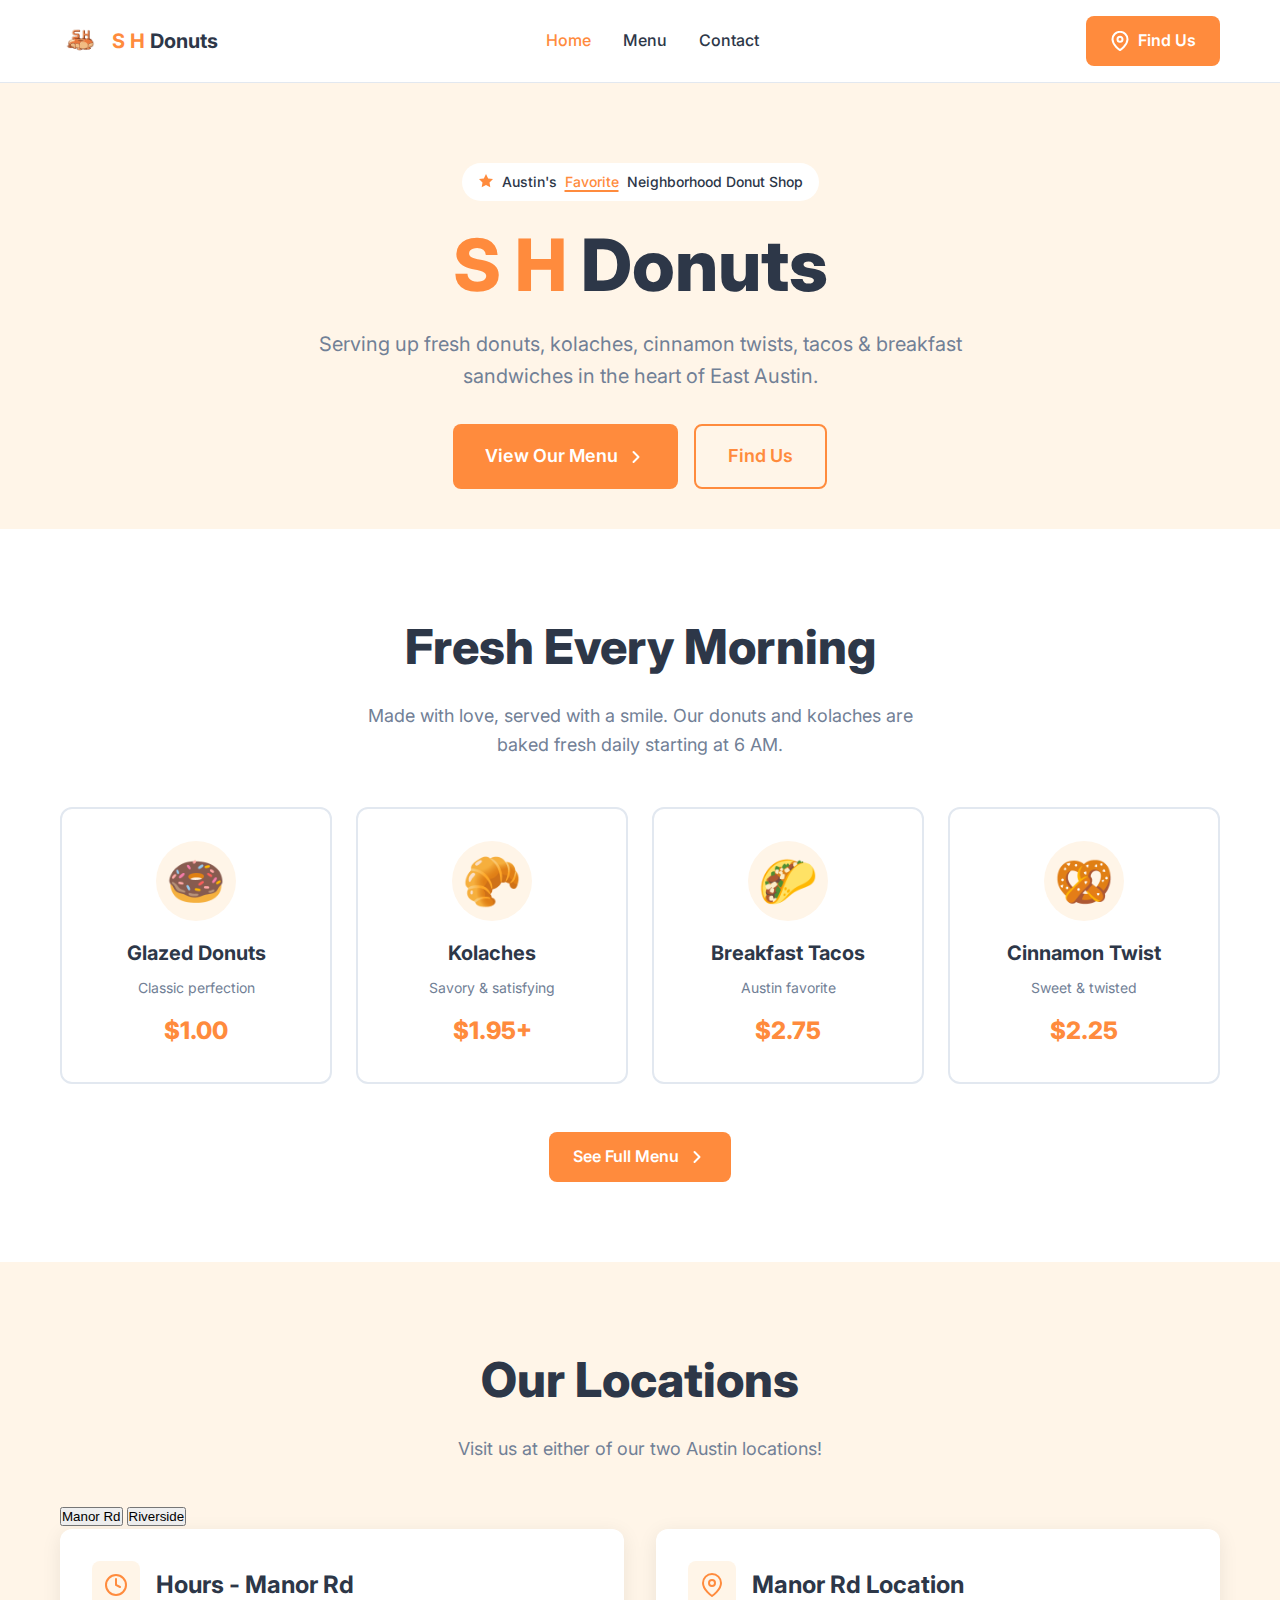
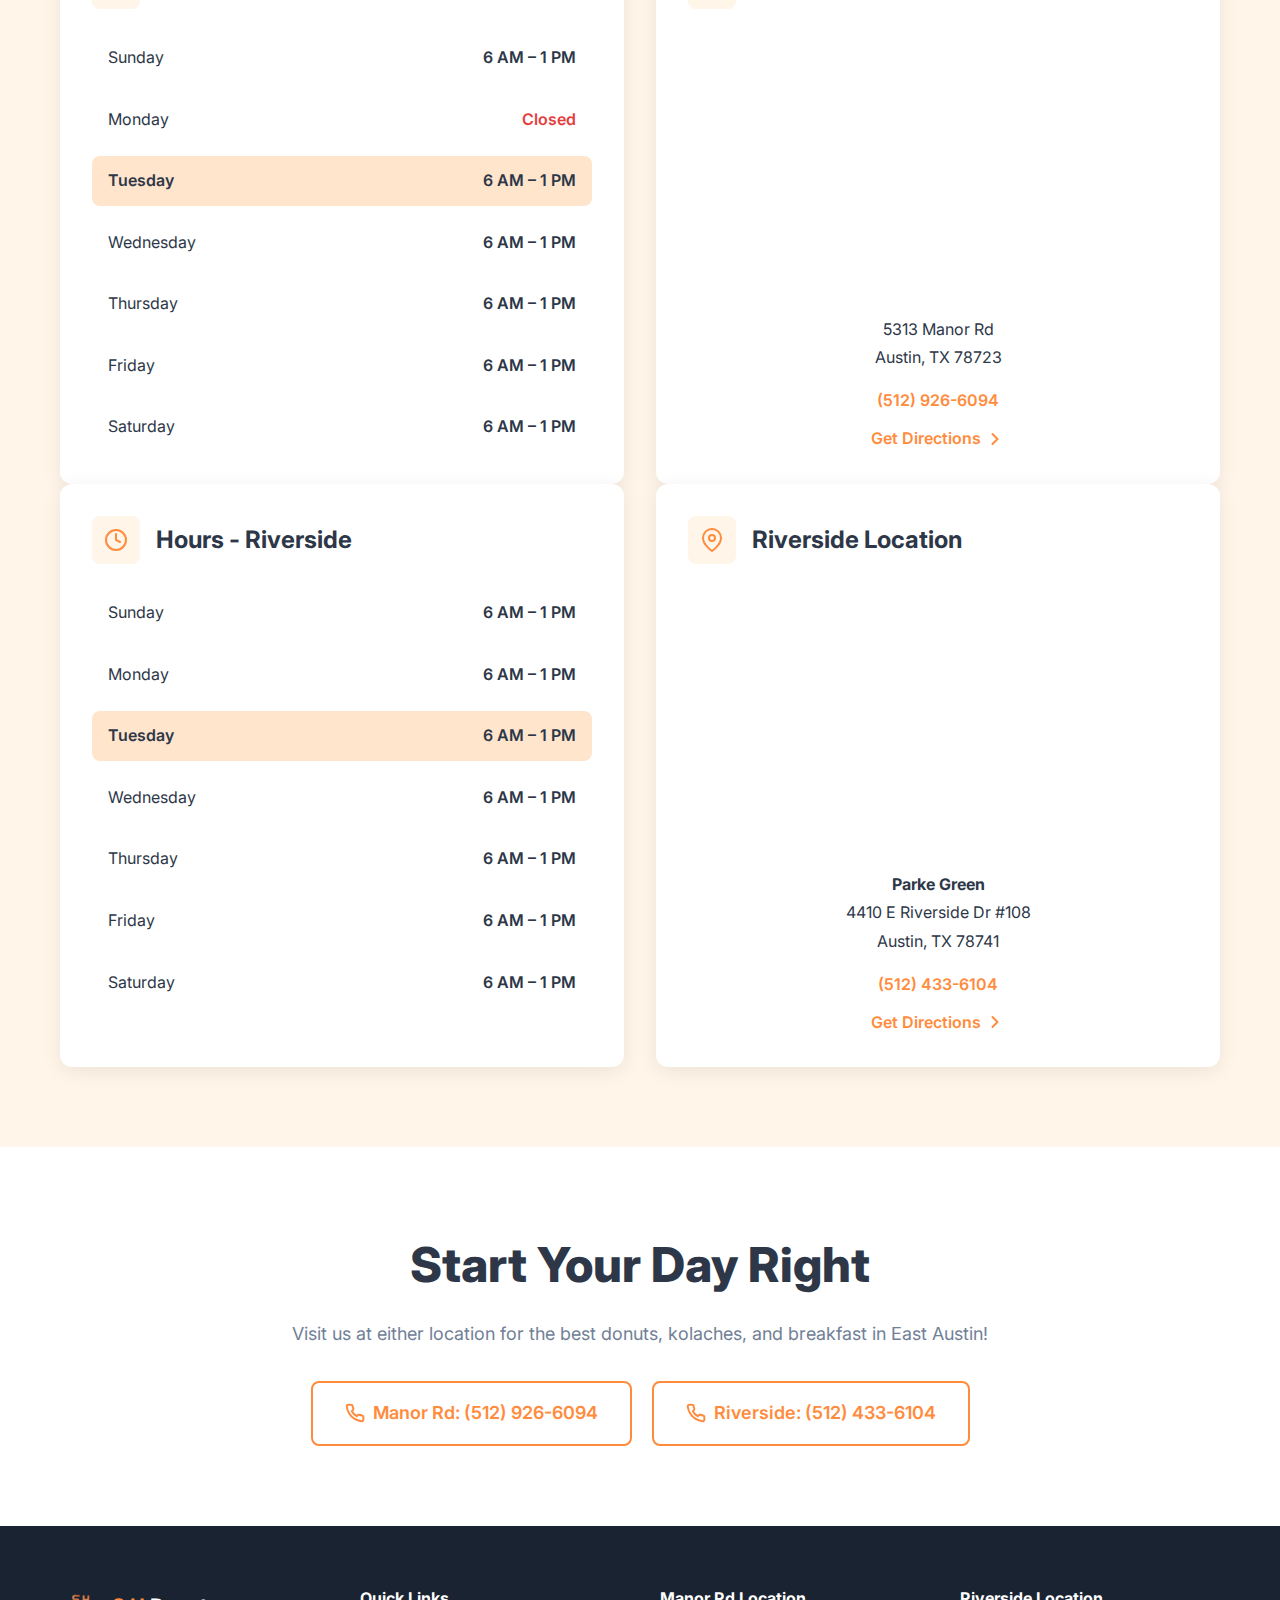
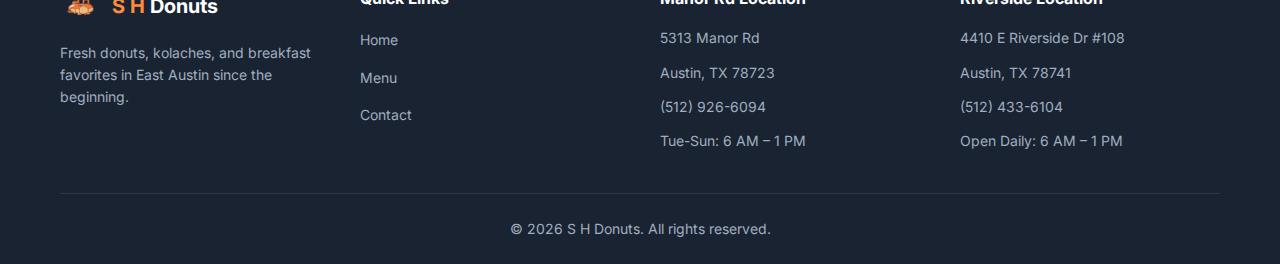
<file: index.html>
<!DOCTYPE html>
<html lang="en">
<head>
    <meta charset="UTF-8">
    <meta name="viewport" content="width=device-width, initial-scale=1.0">
    <title>SH Donuts - Austin's Favorite Neighborhood Donut Shop | 2 Locations</title>
    <meta name="description" content="Fresh donuts, kolaches, cinnamon twists, tacos & breakfast sandwiches. Two Austin locations: Manor Rd & Riverside. Open daily 6 AM - 1 PM.">
    <link rel="stylesheet" href="styles.css">
    <link rel="preconnect" href="https://fonts.googleapis.com">
    <link rel="preconnect" href="https://fonts.gstatic.com" crossorigin>
    <link href="https://fonts.googleapis.com/css2?family=Inter:wght@400;500;600;700;800&display=swap" rel="stylesheet">
</head>
<body>
    <!-- Navigation -->
    <nav class="navbar">
        <div class="container">
            <div class="nav-content">
                <a href="index.html" class="logo">
                    <img src="d3eb969c-ef15-476b-801a-bbdd9d64682b.png" alt="SH Donuts Logo" class="logo-img" onerror="this.src='images/logo.png'">
                    <span class="logo-text"><span class="logo-sh">S H</span> Donuts</span>
                </a>
                <ul class="nav-links">
                    <li><a href="index.html" class="active">Home</a></li>
                    <li><a href="menu.html">Menu</a></li>
                    <li><a href="contact.html">Contact</a></li>
                </ul>
                <a href="#locations" class="btn btn-primary">
                    <svg width="20" height="20" viewBox="0 0 20 20" fill="none">
                        <path d="M17.5 8.33333C17.5 14.1667 10 19.1667 10 19.1667C10 19.1667 2.5 14.1667 2.5 8.33333C2.5 6.34421 3.29018 4.43655 4.6967 3.03004C6.10322 1.62353 8.01088 0.833344 10 0.833344C11.9891 0.833344 13.8968 1.62353 15.3033 3.03004C16.7098 4.43655 17.5 6.34421 17.5 8.33333Z" stroke="currentColor" stroke-width="2"/>
                        <path d="M10 10.8333C11.3807 10.8333 12.5 9.71405 12.5 8.33333C12.5 6.95262 11.3807 5.83333 10 5.83333C8.61929 5.83333 7.5 6.95262 7.5 8.33333C7.5 9.71405 8.61929 10.8333 10 10.8333Z" stroke="currentColor" stroke-width="2"/>
                    </svg>
                    Find Us
                </a>
            </div>
        </div>
    </nav>

    <!-- Hero Section -->
    <section class="hero">
        <div class="container">
            <div class="hero-content">
                <div class="badge">
                    <svg width="16" height="16" viewBox="0 0 16 16" fill="currentColor">
                        <path d="M8 0l2.163 4.382 4.837.704-3.5 3.411.826 4.817L8 11.09l-4.326 2.224.826-4.817-3.5-3.411 4.837-.704L8 0z"/>
                    </svg>
                    Austin's <span class="highlight">Favorite</span> Neighborhood Donut Shop
                </div>
                <h1 class="hero-title">
                    <span class="sh-text">S H</span> Donuts
                </h1>
                <p class="hero-description">
                    Serving up fresh donuts, kolaches, cinnamon twists, tacos & breakfast sandwiches in the heart of East Austin.
                </p>
                <div class="hero-buttons">
                    <a href="menu.html" class="btn btn-primary btn-lg">
                        View Our Menu
                        <svg width="20" height="20" viewBox="0 0 20 20" fill="none">
                            <path d="M7.5 15L12.5 10L7.5 5" stroke="currentColor" stroke-width="2" stroke-linecap="round" stroke-linejoin="round"/>
                        </svg>
                    </a>
                    <a href="#locations" class="btn btn-secondary btn-lg">Find Us</a>
                </div>
            </div>
        </div>
    </section>

    <!-- Featured Items -->
    <section class="featured">
        <div class="container">
            <div class="section-header">
                <h2 class="section-title">Fresh Every Morning</h2>
                <p class="section-description">Made with love, served with a smile. Our donuts and kolaches are baked fresh daily starting at 6 AM.</p>
            </div>
            <div class="featured-grid">
                <div class="featured-card">
                    <div class="featured-icon">🍩</div>
                    <h3 class="featured-title">Glazed Donuts</h3>
                    <p class="featured-desc">Classic perfection</p>
                    <p class="featured-price">$1.00</p>
                </div>
                <div class="featured-card">
                    <div class="featured-icon">🥐</div>
                    <h3 class="featured-title">Kolaches</h3>
                    <p class="featured-desc">Savory & satisfying</p>
                    <p class="featured-price">$1.95+</p>
                </div>
                <div class="featured-card">
                    <div class="featured-icon">🌮</div>
                    <h3 class="featured-title">Breakfast Tacos</h3>
                    <p class="featured-desc">Austin favorite</p>
                    <p class="featured-price">$2.75</p>
                </div>
                <div class="featured-card">
                    <div class="featured-icon">🥨</div>
                    <h3 class="featured-title">Cinnamon Twist</h3>
                    <p class="featured-desc">Sweet & twisted</p>
                    <p class="featured-price">$2.25</p>
                </div>
            </div>
            <div class="featured-cta">
                <a href="menu.html" class="btn btn-primary">
                    See Full Menu
                    <svg width="20" height="20" viewBox="0 0 20 20" fill="none">
                        <path d="M7.5 15L12.5 10L7.5 5" stroke="currentColor" stroke-width="2" stroke-linecap="round" stroke-linejoin="round"/>
                    </svg>
                </a>
            </div>
        </div>
    </section>

    <!-- Locations Section -->
    <section class="hours-location" id="locations">
        <div class="container">
            <div class="section-header" style="margin-bottom: 40px;">
                <h2 class="section-title">Our Locations</h2>
                <p class="section-description">Visit us at either of our two Austin locations!</p>
            </div>

            <!-- Location Tabs -->
            <div class="location-tabs">
                <button class="location-tab active" onclick="switchLocation('manor')">
                    Manor Rd
                </button>
                <button class="location-tab" onclick="switchLocation('riverside')">
                    Riverside
                </button>
            </div>

            <!-- Manor Road Location -->
            <div id="manor-location" class="location-content active">
                <div class="hours-location-grid">
                    <div class="hours-card">
                        <div class="card-header">
                            <div class="card-icon">
                                <svg width="24" height="24" viewBox="0 0 24 24" fill="none">
                                    <circle cx="12" cy="12" r="10" stroke="currentColor" stroke-width="2"/>
                                    <path d="M12 6V12L16 14" stroke="currentColor" stroke-width="2" stroke-linecap="round"/>
                                </svg>
                            </div>
                            <h3 class="card-title">Hours - Manor Rd</h3>
                        </div>
                        <div class="hours-list">
                            <div class="hours-row">
                                <span class="day">Sunday</span>
                                <span class="time">6 AM – 1 PM</span>
                            </div>
                            <div class="hours-row">
                                <span class="day">Monday</span>
                                <span class="time closed">Closed</span>
                            </div>
                            <div class="hours-row today">
                                <span class="day">Tuesday</span>
                                <span class="time">6 AM – 1 PM</span>
                            </div>
                            <div class="hours-row">
                                <span class="day">Wednesday</span>
                                <span class="time">6 AM – 1 PM</span>
                            </div>
                            <div class="hours-row">
                                <span class="day">Thursday</span>
                                <span class="time">6 AM – 1 PM</span>
                            </div>
                            <div class="hours-row">
                                <span class="day">Friday</span>
                                <span class="time">6 AM – 1 PM</span>
                            </div>
                            <div class="hours-row">
                                <span class="day">Saturday</span>
                                <span class="time">6 AM – 1 PM</span>
                            </div>
                        </div>
                    </div>
                    <div class="location-card">
                        <div class="card-header">
                            <div class="card-icon">
                                <svg width="24" height="24" viewBox="0 0 24 24" fill="none">
                                    <path d="M21 10C21 17 12 23 12 23C12 23 3 17 3 10C3 7.61305 3.94821 5.32387 5.63604 3.63604C7.32387 1.94821 9.61305 1 12 1C14.3869 1 16.6761 1.94821 18.364 3.63604C20.0518 5.32387 21 7.61305 21 10Z" stroke="currentColor" stroke-width="2"/>
                                    <path d="M12 13C13.6569 13 15 11.6569 15 10C15 8.34315 13.6569 7 12 7C10.3431 7 9 8.34315 9 10C9 11.6569 10.3431 13 12 13Z" stroke="currentColor" stroke-width="2"/>
                                </svg>
                            </div>
                            <h3 class="card-title">Manor Rd Location</h3>
                        </div>
                        <div class="map-container">
                            <iframe src="https://www.google.com/maps/embed?pb=!1m18!1m12!1m3!1d3443.8869747195707!2d-97.70177492427123!3d30.28876097481758!2m3!1f0!2f0!3f0!3m2!1i1024!2i768!4f13.1!3m3!1m2!1s0x8644ca5a6e3b1e2f%3A0x7f8e3f4a5b2c1d3e!2s5313%20Manor%20Rd%2C%20Austin%2C%20TX%2078723!5e0!3m2!1sen!2sus!4v1707601200000!5m2!1sen!2sus" width="100%" height="250" style="border:0;" allowfullscreen="" loading="lazy" referrerpolicy="no-referrer-when-downgrade"></iframe>
                        </div>
                        <div class="location-info">
                            <p class="location-address">5313 Manor Rd<br>Austin, TX 78723</p>
                            <p style="font-weight: 600; color: var(--primary-orange); margin-bottom: 12px;">
                                <a href="tel:5129266094" style="color: var(--primary-orange); text-decoration: none;">(512) 926-6094</a>
                            </p>
                            <a href="https://maps.google.com/?q=5313+Manor+Rd,+Austin,+TX+78723" target="_blank" class="btn btn-link">
                                Get Directions
                                <svg width="20" height="20" viewBox="0 0 20 20" fill="none">
                                    <path d="M7.5 15L12.5 10L7.5 5" stroke="currentColor" stroke-width="2" stroke-linecap="round" stroke-linejoin="round"/>
                                </svg>
                            </a>
                        </div>
                    </div>
                </div>
            </div>

            <!-- Riverside Location -->
            <div id="riverside-location" class="location-content">
                <div class="hours-location-grid">
                    <div class="hours-card">
                        <div class="card-header">
                            <div class="card-icon">
                                <svg width="24" height="24" viewBox="0 0 24 24" fill="none">
                                    <circle cx="12" cy="12" r="10" stroke="currentColor" stroke-width="2"/>
                                    <path d="M12 6V12L16 14" stroke="currentColor" stroke-width="2" stroke-linecap="round"/>
                                </svg>
                            </div>
                            <h3 class="card-title">Hours - Riverside</h3>
                        </div>
                        <div class="hours-list">
                            <div class="hours-row">
                                <span class="day">Sunday</span>
                                <span class="time">6 AM – 1 PM</span>
                            </div>
                            <div class="hours-row">
                                <span class="day">Monday</span>
                                <span class="time">6 AM – 1 PM</span>
                            </div>
                            <div class="hours-row today">
                                <span class="day">Tuesday</span>
                                <span class="time">6 AM – 1 PM</span>
                            </div>
                            <div class="hours-row">
                                <span class="day">Wednesday</span>
                                <span class="time">6 AM – 1 PM</span>
                            </div>
                            <div class="hours-row">
                                <span class="day">Thursday</span>
                                <span class="time">6 AM – 1 PM</span>
                            </div>
                            <div class="hours-row">
                                <span class="day">Friday</span>
                                <span class="time">6 AM – 1 PM</span>
                            </div>
                            <div class="hours-row">
                                <span class="day">Saturday</span>
                                <span class="time">6 AM – 1 PM</span>
                            </div>
                        </div>
                    </div>
                    <div class="location-card">
                        <div class="card-header">
                            <div class="card-icon">
                                <svg width="24" height="24" viewBox="0 0 24 24" fill="none">
                                    <path d="M21 10C21 17 12 23 12 23C12 23 3 17 3 10C3 7.61305 3.94821 5.32387 5.63604 3.63604C7.32387 1.94821 9.61305 1 12 1C14.3869 1 16.6761 1.94821 18.364 3.63604C20.0518 5.32387 21 7.61305 21 10Z" stroke="currentColor" stroke-width="2"/>
                                    <path d="M12 13C13.6569 13 15 11.6569 15 10C15 8.34315 13.6569 7 12 7C10.3431 7 9 8.34315 9 10C9 11.6569 10.3431 13 12 13Z" stroke="currentColor" stroke-width="2"/>
                                </svg>
                            </div>
                            <h3 class="card-title">Riverside Location</h3>
                        </div>
                        <div class="map-container">
                            <iframe src="https://www.google.com/maps/embed?pb=!1m18!1m12!1m3!1d3707.458536097128!2d-97.72380332415975!3d30.233411374829036!2m3!1f0!2f0!3f0!3m2!1i1024!2i768!4f13.1!3m3!1m2!1s0x8644b440680c8a17%3A0xa5170a2d5949b87a!2s4410%20E%20Riverside%20Dr%20%23108%2C%20Austin%2C%20TX%2078741!5e1!3m2!1sen!2sus!4v1770783512161!5m2!1sen!2sus" width="100%" height="250" style="border:0;" allowfullscreen="" loading="lazy" referrerpolicy="no-referrer-when-downgrade"></iframe>
                        </div>
                        <div class="location-info">
                            <p class="location-address">
                                <strong>Parke Green</strong><br>
                                4410 E Riverside Dr #108<br>
                                Austin, TX 78741
                            </p>
                            <p style="font-weight: 600; color: var(--primary-orange); margin-bottom: 12px;">
                                <a href="tel:5124336104" style="color: var(--primary-orange); text-decoration: none;">(512) 433-6104</a>
                            </p>
                            <a href="https://maps.google.com/?q=4410+E+Riverside+Dr+108,+Austin,+TX+78741" target="_blank" class="btn btn-link">
                                Get Directions
                                <svg width="20" height="20" viewBox="0 0 20 20" fill="none">
                                    <path d="M7.5 15L12.5 10L7.5 5" stroke="currentColor" stroke-width="2" stroke-linecap="round" stroke-linejoin="round"/>
                                </svg>
                            </a>
                        </div>
                    </div>
                </div>
            </div>
        </div>
    </section>

    <!-- CTA Section -->
    <section class="cta">
        <div class="container">
            <h2 class="cta-title">Start Your Day Right</h2>
            <p class="cta-description">Visit us at either location for the best donuts, kolaches, and breakfast in East Austin!</p>
            <div style="display: flex; gap: 20px; justify-content: center; flex-wrap: wrap;">
                <a href="tel:5129266094" class="btn btn-secondary btn-lg">
                    <svg width="20" height="20" viewBox="0 0 20 20" fill="none">
                        <path d="M18.3334 14.1V16.6C18.3343 16.8321 18.2867 17.0618 18.1937 17.2745C18.1008 17.4871 17.9644 17.678 17.7934 17.8349C17.6224 17.9918 17.4205 18.1113 17.2006 18.1856C16.9808 18.26 16.7478 18.2876 16.5167 18.2667C13.9523 17.988 11.489 17.1118 9.32508 15.7084C7.31149 14.4289 5.60445 12.7218 4.32508 10.7084C2.91673 8.53438 2.04033 6.05916 1.76675 3.48337C1.74591 3.25293 1.77336 3.02069 1.84718 2.80139C1.921 2.58209 2.03963 2.38062 2.19562 2.2098C2.35162 2.03898 2.54149 1.90261 2.75314 1.80968C2.9648 1.71674 3.1936 1.66919 3.42508 1.67004H5.92508C6.32954 1.66598 6.72123 1.8081 7.02969 2.06972C7.33815 2.33135 7.54154 2.69297 7.60008 3.09171C7.70883 3.89001 7.91275 4.67365 8.20841 5.42504C8.32259 5.72964 8.34871 6.0601 8.28383 6.37792C8.21896 6.69574 8.06587 6.98871 7.84175 7.22504L6.79175 8.27504C7.97867 10.3682 9.6319 12.0215 11.7251 13.2084L12.7751 12.1584C13.0114 11.9343 13.3044 11.7812 13.6222 11.7163C13.94 11.6514 14.2705 11.6775 14.5751 11.7917C15.3264 12.0874 16.1101 12.2913 16.9084 12.4C17.3117 12.4591 17.6768 12.6656 17.9388 12.9794C18.2008 13.2932 18.3394 13.6913 18.3334 14.1Z" stroke="currentColor" stroke-width="2" stroke-linecap="round" stroke-linejoin="round"/>
                    </svg>
                    Manor Rd: (512) 926-6094
                </a>
                <a href="tel:5124336104" class="btn btn-secondary btn-lg">
                    <svg width="20" height="20" viewBox="0 0 20 20" fill="none">
                        <path d="M18.3334 14.1V16.6C18.3343 16.8321 18.2867 17.0618 18.1937 17.2745C18.1008 17.4871 17.9644 17.678 17.7934 17.8349C17.6224 17.9918 17.4205 18.1113 17.2006 18.1856C16.9808 18.26 16.7478 18.2876 16.5167 18.2667C13.9523 17.988 11.489 17.1118 9.32508 15.7084C7.31149 14.4289 5.60445 12.7218 4.32508 10.7084C2.91673 8.53438 2.04033 6.05916 1.76675 3.48337C1.74591 3.25293 1.77336 3.02069 1.84718 2.80139C1.921 2.58209 2.03963 2.38062 2.19562 2.2098C2.35162 2.03898 2.54149 1.90261 2.75314 1.80968C2.9648 1.71674 3.1936 1.66919 3.42508 1.67004H5.92508C6.32954 1.66598 6.72123 1.8081 7.02969 2.06972C7.33815 2.33135 7.54154 2.69297 7.60008 3.09171C7.70883 3.89001 7.91275 4.67365 8.20841 5.42504C8.32259 5.72964 8.34871 6.0601 8.28383 6.37792C8.21896 6.69574 8.06587 6.98871 7.84175 7.22504L6.79175 8.27504C7.97867 10.3682 9.6319 12.0215 11.7251 13.2084L12.7751 12.1584C13.0114 11.9343 13.3044 11.7812 13.6222 11.7163C13.94 11.6514 14.2705 11.6775 14.5751 11.7917C15.3264 12.0874 16.1101 12.2913 16.9084 12.4C17.3117 12.4591 17.6768 12.6656 17.9388 12.9794C18.2008 13.2932 18.3394 13.6913 18.3334 14.1Z" stroke="currentColor" stroke-width="2" stroke-linecap="round" stroke-linejoin="round"/>
                    </svg>
                    Riverside: (512) 433-6104
                </a>
            </div>
        </div>
    </section>

    <!-- Footer -->
    <footer class="footer">
        <div class="container">
            <div class="footer-content">
                <div class="footer-col">
                    <div class="footer-logo">
                        <img src="d3eb969c-ef15-476b-801a-bbdd9d64682b.png" alt="SH Donuts Logo" class="footer-logo-img" onerror="this.src='images/logo.png'">
                        <span class="footer-logo-text"><span class="logo-sh">S H</span> Donuts</span>
                    </div>
                    <p class="footer-tagline">Fresh donuts, kolaches, and breakfast favorites in East Austin since the beginning.</p>
                </div>
                <div class="footer-col">
                    <h4 class="footer-title">Quick Links</h4>
                    <ul class="footer-links">
                        <li><a href="index.html">Home</a></li>
                        <li><a href="menu.html">Menu</a></li>
                        <li><a href="contact.html">Contact</a></li>
                    </ul>
                </div>
                <div class="footer-col">
                    <h4 class="footer-title">Manor Rd Location</h4>
                    <ul class="footer-contact">
                        <li>5313 Manor Rd</li>
                        <li>Austin, TX 78723</li>
                        <li><a href="tel:5129266094">(512) 926-6094</a></li>
                        <li>Tue-Sun: 6 AM – 1 PM</li>
                    </ul>
                </div>
                <div class="footer-col">
                    <h4 class="footer-title">Riverside Location</h4>
                    <ul class="footer-contact">
                        <li>4410 E Riverside Dr #108</li>
                        <li>Austin, TX 78741</li>
                        <li><a href="tel:5124336104">(512) 433-6104</a></li>
                        <li>Open Daily: 6 AM – 1 PM</li>
                    </ul>
                </div>
            </div>
            <div class="footer-bottom">
                <p>&copy; 2026 S H Donuts. All rights reserved.</p>
            </div>
        </div>
    </footer>

    <script>
        function switchLocation(location) {
            // Hide all location content
            document.querySelectorAll('.location-content').forEach(el => {
                el.classList.remove('active');
            });
            
            // Remove active class from all tabs
            document.querySelectorAll('.location-tab').forEach(el => {
                el.classList.remove('active');
            });
            
            // Show selected location
            if (location === 'manor') {
                document.getElementById('manor-location').classList.add('active');
                document.querySelectorAll('.location-tab')[0].classList.add('active');
            } else {
                document.getElementById('riverside-location').classList.add('active');
                document.querySelectorAll('.location-tab')[1].classList.add('active');
            }
        }
    </script>
</body>
</html>
</file>
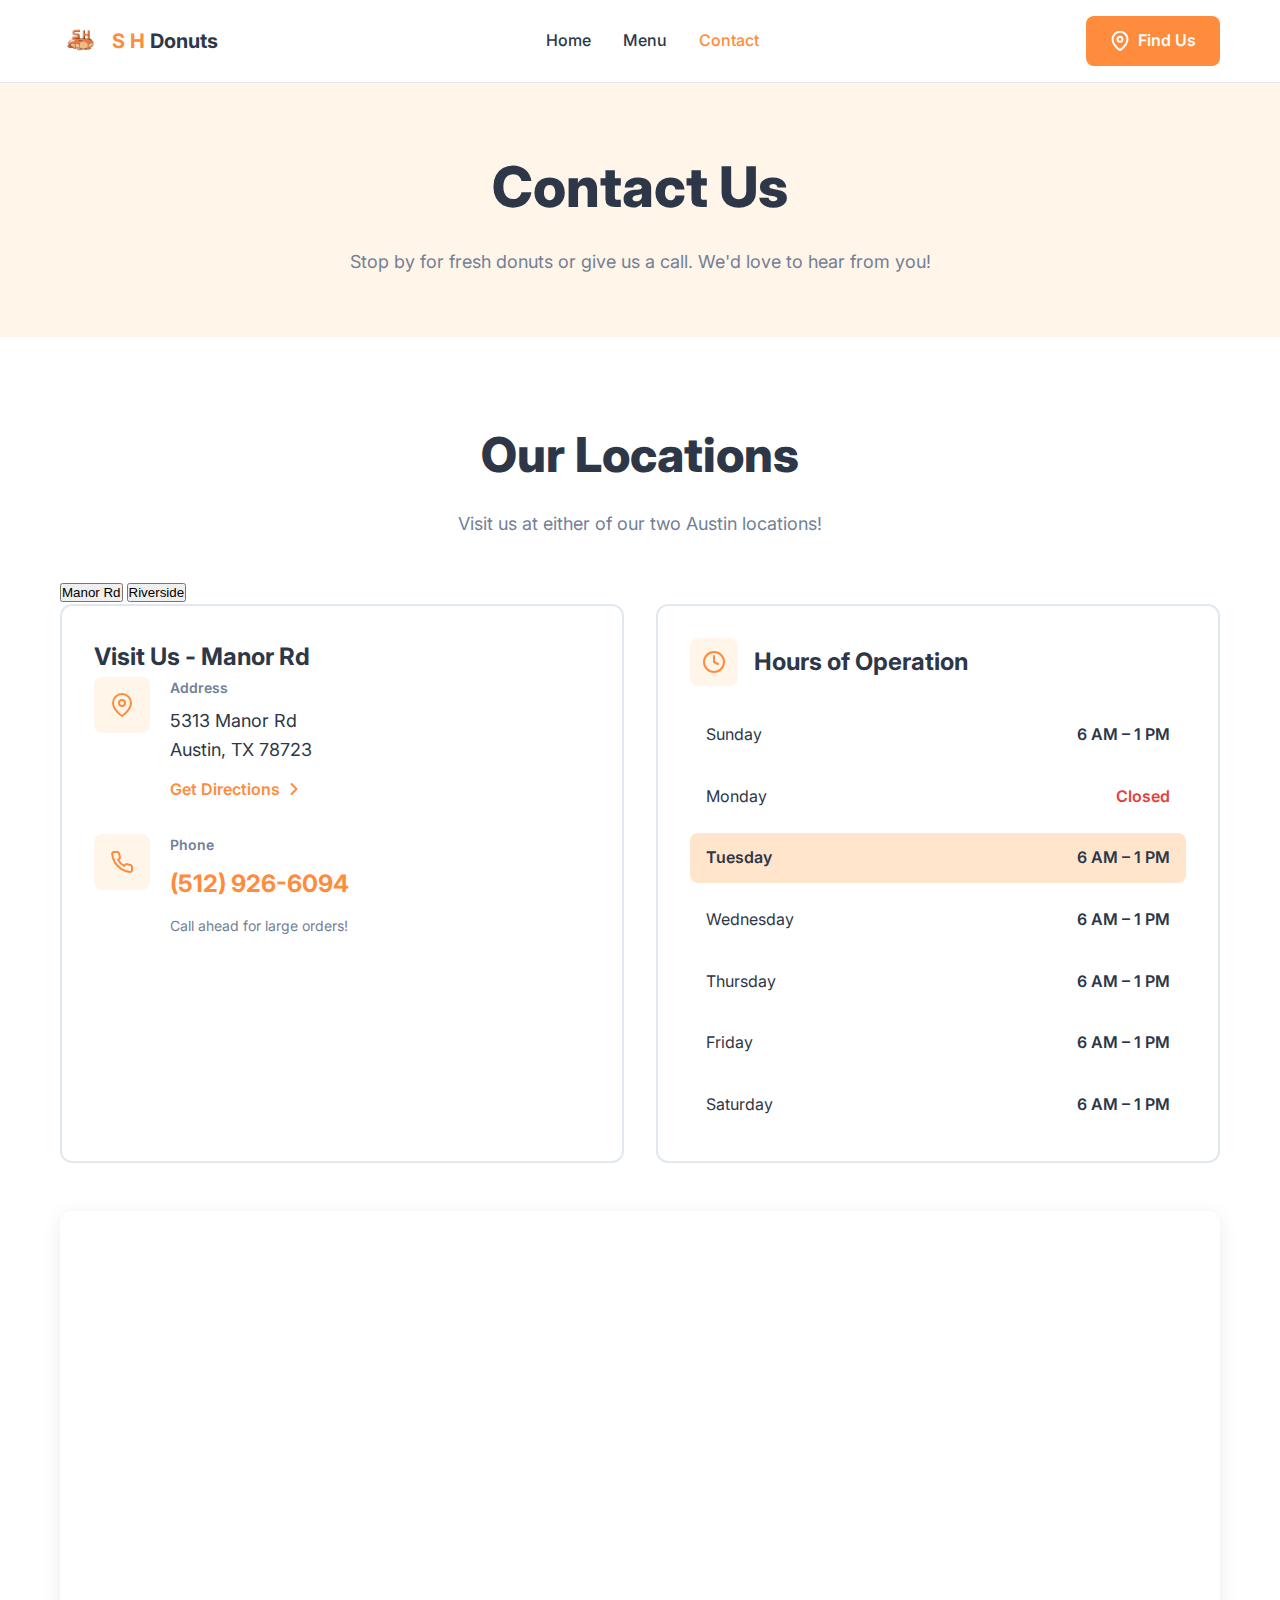
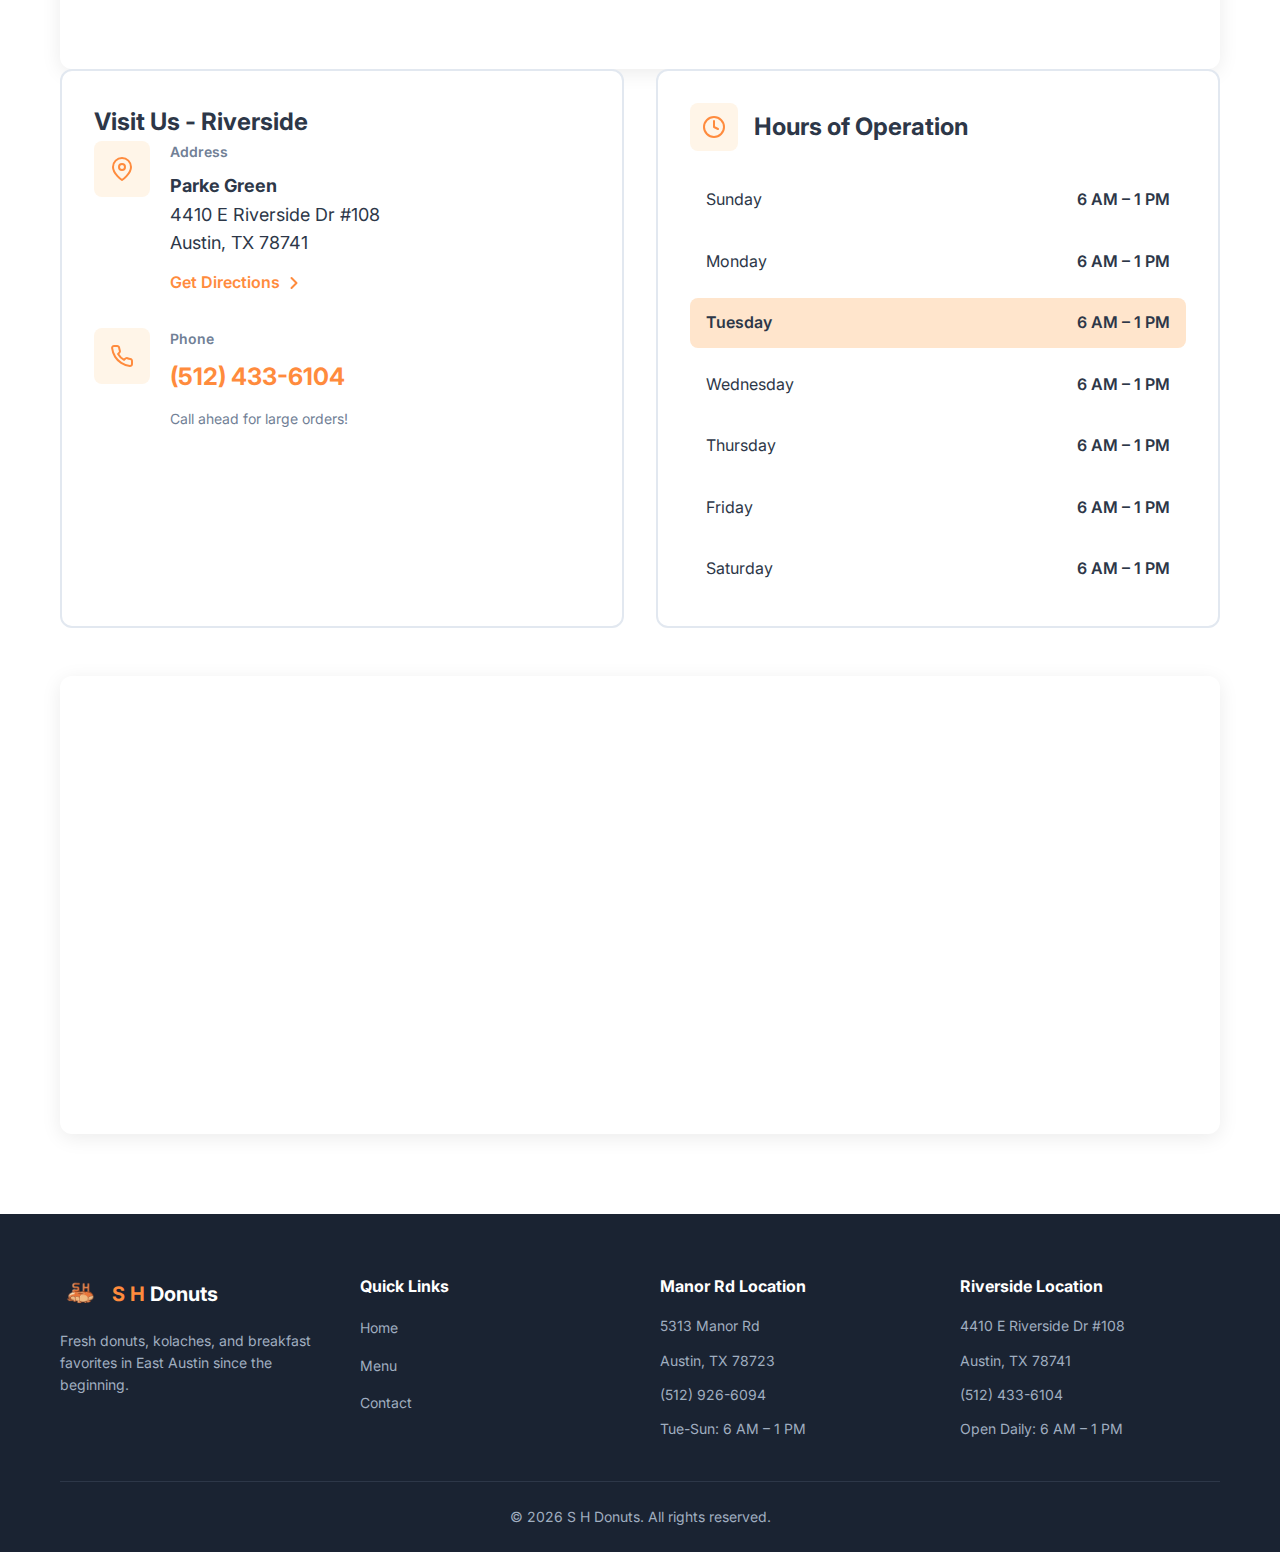
<file: contact.html>
<!DOCTYPE html>
<html lang="en">
<head>
    <meta charset="UTF-8">
    <meta name="viewport" content="width=device-width, initial-scale=1.0">
    <title>Contact Us - SH Donuts | 2 Austin Locations</title>
    <meta name="description" content="Visit SH Donuts at Manor Rd or Riverside. Call (512) 926-6094 or (512) 433-6104. Open daily 6 AM - 1 PM.">
    <link rel="stylesheet" href="styles.css">
    <link rel="preconnect" href="https://fonts.googleapis.com">
    <link rel="preconnect" href="https://fonts.gstatic.com" crossorigin>
    <link href="https://fonts.googleapis.com/css2?family=Inter:wght@400;500;600;700;800&display=swap" rel="stylesheet">
</head>
<body>
    <!-- Navigation -->
    <nav class="navbar">
        <div class="container">
            <div class="nav-content">
                <a href="index.html" class="logo">
                    <img src="d3eb969c-ef15-476b-801a-bbdd9d64682b.png" alt="SH Donuts Logo" class="logo-img" onerror="this.src='images/logo.png'">
                    <span class="logo-text"><span class="logo-sh">S H</span> Donuts</span>
                </a>
                <ul class="nav-links">
                    <li><a href="index.html">Home</a></li>
                    <li><a href="menu.html">Menu</a></li>
                    <li><a href="contact.html" class="active">Contact</a></li>
                </ul>
                <a href="#locations" class="btn btn-primary">
                    <svg width="20" height="20" viewBox="0 0 20 20" fill="none">
                        <path d="M17.5 8.33333C17.5 14.1667 10 19.1667 10 19.1667C10 19.1667 2.5 14.1667 2.5 8.33333C2.5 6.34421 3.29018 4.43655 4.6967 3.03004C6.10322 1.62353 8.01088 0.833344 10 0.833344C11.9891 0.833344 13.8968 1.62353 15.3033 3.03004C16.7098 4.43655 17.5 6.34421 17.5 8.33333Z" stroke="currentColor" stroke-width="2"/>
                        <path d="M10 10.8333C11.3807 10.8333 12.5 9.71405 12.5 8.33333C12.5 6.95262 11.3807 5.83333 10 5.83333C8.61929 5.83333 7.5 6.95262 7.5 8.33333C7.5 9.71405 8.61929 10.8333 10 10.8333Z" stroke="currentColor" stroke-width="2"/>
                    </svg>
                    Find Us
                </a>
            </div>
        </div>
    </nav>

    <!-- Contact Hero -->
    <section class="page-hero">
        <div class="container">
            <h1 class="page-title">Contact Us</h1>
            <p class="page-description">Stop by for fresh donuts or give us a call. We'd love to hear from you!</p>
        </div>
    </section>

    <!-- Contact Content -->
    <section class="contact-section" id="locations">
        <div class="container">
            <div class="section-header" style="margin-bottom: 40px;">
                <h2 class="section-title">Our Locations</h2>
                <p class="section-description">Visit us at either of our two Austin locations!</p>
            </div>

            <!-- Location Tabs -->
            <div class="location-tabs">
                <button class="location-tab active" onclick="switchLocation('manor')">
                    Manor Rd
                </button>
                <button class="location-tab" onclick="switchLocation('riverside')">
                    Riverside
                </button>
            </div>

            <!-- Manor Road Location -->
            <div id="manor-location" class="location-content active">
                <div class="contact-grid">
                    <!-- Visit Us Card -->
                    <div class="contact-card">
                        <h2 class="contact-card-title">Visit Us - Manor Rd</h2>
                        <div class="contact-info-group">
                            <div class="contact-info-item">
                                <div class="contact-icon">
                                    <svg width="24" height="24" viewBox="0 0 24 24" fill="none">
                                        <path d="M21 10C21 17 12 23 12 23C12 23 3 17 3 10C3 7.61305 3.94821 5.32387 5.63604 3.63604C7.32387 1.94821 9.61305 1 12 1C14.3869 1 16.6761 1.94821 18.364 3.63604C20.0518 5.32387 21 7.61305 21 10Z" stroke="currentColor" stroke-width="2" stroke-linecap="round" stroke-linejoin="round"/>
                                        <path d="M12 13C13.6569 13 15 11.6569 15 10C15 8.34315 13.6569 7 12 7C10.3431 7 9 8.34315 9 10C9 11.6569 10.3431 13 12 13Z" stroke="currentColor" stroke-width="2" stroke-linecap="round" stroke-linejoin="round"/>
                                    </svg>
                                </div>
                                <div class="contact-info-text">
                                    <h3 class="contact-info-label">Address</h3>
                                    <p class="contact-info-value">5313 Manor Rd<br>Austin, TX 78723</p>
                                    <a href="https://maps.google.com/?q=5313+Manor+Rd,+Austin,+TX+78723" target="_blank" class="btn btn-link">
                                        Get Directions
                                        <svg width="20" height="20" viewBox="0 0 20 20" fill="none">
                                            <path d="M7.5 15L12.5 10L7.5 5" stroke="currentColor" stroke-width="2" stroke-linecap="round" stroke-linejoin="round"/>
                                        </svg>
                                    </a>
                                </div>
                            </div>
                            <div class="contact-info-item">
                                <div class="contact-icon">
                                    <svg width="24" height="24" viewBox="0 0 24 24" fill="none">
                                        <path d="M22 16.92V19.92C22.0011 20.1985 21.9441 20.4742 21.8325 20.7294C21.7209 20.9845 21.5573 21.2136 21.3521 21.4019C21.1468 21.5901 20.9046 21.7335 20.6407 21.8227C20.3769 21.9119 20.0974 21.9451 19.82 21.92C16.7428 21.5856 13.787 20.5342 11.19 18.85C8.77382 17.3147 6.72533 15.2662 5.18999 12.85C3.49997 10.2412 2.44824 7.27099 2.11999 4.17997C2.095 3.90344 2.12787 3.62474 2.21649 3.3616C2.30512 3.09846 2.44756 2.85666 2.63476 2.65162C2.82196 2.44659 3.0498 2.28268 3.30379 2.17052C3.55777 2.05837 3.83233 2.00026 4.10999 1.99997H7.10999C7.59573 1.9952 8.06621 2.16705 8.43418 2.48351C8.80215 2.79996 9.04277 3.23942 9.10999 3.71997C9.23662 4.68004 9.47145 5.6227 9.80999 6.52997C9.94454 6.8879 9.97366 7.2769 9.89384 7.65086C9.81401 8.02482 9.62886 8.36809 9.35999 8.63998L8.08999 9.90997C9.51355 12.4135 11.5864 14.4864 14.09 15.91L15.36 14.64C15.6319 14.3711 15.9751 14.186 16.3491 14.1061C16.7231 14.0263 17.1121 14.0554 17.47 14.19C18.3773 14.5285 19.3199 14.7634 20.28 14.89C20.7658 14.9585 21.2094 15.2032 21.5265 15.5775C21.8437 15.9518 22.0122 16.4296 22 16.92Z" stroke="currentColor" stroke-width="2" stroke-linecap="round" stroke-linejoin="round"/>
                                    </svg>
                                </div>
                                <div class="contact-info-text">
                                    <h3 class="contact-info-label">Phone</h3>
                                    <p class="contact-info-value phone"><a href="tel:5129266094">(512) 926-6094</a></p>
                                    <p class="contact-info-note">Call ahead for large orders!</p>
                                </div>
                            </div>
                        </div>
                    </div>

                    <!-- Hours Card -->
                    <div class="contact-card">
                        <div class="card-header">
                            <div class="card-icon">
                                <svg width="24" height="24" viewBox="0 0 24 24" fill="none">
                                    <circle cx="12" cy="12" r="10" stroke="currentColor" stroke-width="2" stroke-linecap="round" stroke-linejoin="round"/>
                                    <path d="M12 6V12L16 14" stroke="currentColor" stroke-width="2" stroke-linecap="round" stroke-linejoin="round"/>
                                </svg>
                            </div>
                            <h2 class="contact-card-title">Hours of Operation</h2>
                        </div>
                        <div class="hours-list">
                            <div class="hours-row">
                                <span class="day">Sunday</span>
                                <span class="time">6 AM – 1 PM</span>
                            </div>
                            <div class="hours-row">
                                <span class="day">Monday</span>
                                <span class="time closed">Closed</span>
                            </div>
                            <div class="hours-row today">
                                <span class="day">Tuesday</span>
                                <span class="time">6 AM – 1 PM</span>
                            </div>
                            <div class="hours-row">
                                <span class="day">Wednesday</span>
                                <span class="time">6 AM – 1 PM</span>
                            </div>
                            <div class="hours-row">
                                <span class="day">Thursday</span>
                                <span class="time">6 AM – 1 PM</span>
                            </div>
                            <div class="hours-row">
                                <span class="day">Friday</span>
                                <span class="time">6 AM – 1 PM</span>
                            </div>
                            <div class="hours-row">
                                <span class="day">Saturday</span>
                                <span class="time">6 AM – 1 PM</span>
                            </div>
                        </div>
                    </div>
                </div>

                <!-- Map Section -->
                <div class="map-section">
                    <iframe src="https://www.google.com/maps/embed?pb=!1m18!1m12!1m3!1d3443.8869747195707!2d-97.70177492427123!3d30.28876097481758!2m3!1f0!2f0!3f0!3m2!1i1024!2i768!4f13.1!3m3!1m2!1s0x8644ca5a6e3b1e2f%3A0x7f8e3f4a5b2c1d3e!2s5313%20Manor%20Rd%2C%20Austin%2C%20TX%2078723!5e0!3m2!1sen!2sus!4v1707601200000!5m2!1sen!2sus" width="100%" height="450" style="border:0;" allowfullscreen="" loading="lazy" referrerpolicy="no-referrer-when-downgrade"></iframe>
                </div>
            </div>

            <!-- Riverside Location -->
            <div id="riverside-location" class="location-content">
                <div class="contact-grid">
                    <!-- Visit Us Card -->
                    <div class="contact-card">
                        <h2 class="contact-card-title">Visit Us - Riverside</h2>
                        <div class="contact-info-group">
                            <div class="contact-info-item">
                                <div class="contact-icon">
                                    <svg width="24" height="24" viewBox="0 0 24 24" fill="none">
                                        <path d="M21 10C21 17 12 23 12 23C12 23 3 17 3 10C3 7.61305 3.94821 5.32387 5.63604 3.63604C7.32387 1.94821 9.61305 1 12 1C14.3869 1 16.6761 1.94821 18.364 3.63604C20.0518 5.32387 21 7.61305 21 10Z" stroke="currentColor" stroke-width="2" stroke-linecap="round" stroke-linejoin="round"/>
                                        <path d="M12 13C13.6569 13 15 11.6569 15 10C15 8.34315 13.6569 7 12 7C10.3431 7 9 8.34315 9 10C9 11.6569 10.3431 13 12 13Z" stroke="currentColor" stroke-width="2" stroke-linecap="round" stroke-linejoin="round"/>
                                    </svg>
                                </div>
                                <div class="contact-info-text">
                                    <h3 class="contact-info-label">Address</h3>
                                    <p class="contact-info-value">
                                        <strong>Parke Green</strong><br>
                                        4410 E Riverside Dr #108<br>
                                        Austin, TX 78741
                                    </p>
                                    <a href="https://maps.google.com/?q=4410+E+Riverside+Dr+108,+Austin,+TX+78741" target="_blank" class="btn btn-link">
                                        Get Directions
                                        <svg width="20" height="20" viewBox="0 0 20 20" fill="none">
                                            <path d="M7.5 15L12.5 10L7.5 5" stroke="currentColor" stroke-width="2" stroke-linecap="round" stroke-linejoin="round"/>
                                        </svg>
                                    </a>
                                </div>
                            </div>
                            <div class="contact-info-item">
                                <div class="contact-icon">
                                    <svg width="24" height="24" viewBox="0 0 24 24" fill="none">
                                        <path d="M22 16.92V19.92C22.0011 20.1985 21.9441 20.4742 21.8325 20.7294C21.7209 20.9845 21.5573 21.2136 21.3521 21.4019C21.1468 21.5901 20.9046 21.7335 20.6407 21.8227C20.3769 21.9119 20.0974 21.9451 19.82 21.92C16.7428 21.5856 13.787 20.5342 11.19 18.85C8.77382 17.3147 6.72533 15.2662 5.18999 12.85C3.49997 10.2412 2.44824 7.27099 2.11999 4.17997C2.095 3.90344 2.12787 3.62474 2.21649 3.3616C2.30512 3.09846 2.44756 2.85666 2.63476 2.65162C2.82196 2.44659 3.0498 2.28268 3.30379 2.17052C3.55777 2.05837 3.83233 2.00026 4.10999 1.99997H7.10999C7.59573 1.9952 8.06621 2.16705 8.43418 2.48351C8.80215 2.79996 9.04277 3.23942 9.10999 3.71997C9.23662 4.68004 9.47145 5.6227 9.80999 6.52997C9.94454 6.8879 9.97366 7.2769 9.89384 7.65086C9.81401 8.02482 9.62886 8.36809 9.35999 8.63998L8.08999 9.90997C9.51355 12.4135 11.5864 14.4864 14.09 15.91L15.36 14.64C15.6319 14.3711 15.9751 14.186 16.3491 14.1061C16.7231 14.0263 17.1121 14.0554 17.47 14.19C18.3773 14.5285 19.3199 14.7634 20.28 14.89C20.7658 14.9585 21.2094 15.2032 21.5265 15.5775C21.8437 15.9518 22.0122 16.4296 22 16.92Z" stroke="currentColor" stroke-width="2" stroke-linecap="round" stroke-linejoin="round"/>
                                    </svg>
                                </div>
                                <div class="contact-info-text">
                                    <h3 class="contact-info-label">Phone</h3>
                                    <p class="contact-info-value phone"><a href="tel:5124336104">(512) 433-6104</a></p>
                                    <p class="contact-info-note">Call ahead for large orders!</p>
                                </div>
                            </div>
                        </div>
                    </div>

                    <!-- Hours Card -->
                    <div class="contact-card">
                        <div class="card-header">
                            <div class="card-icon">
                                <svg width="24" height="24" viewBox="0 0 24 24" fill="none">
                                    <circle cx="12" cy="12" r="10" stroke="currentColor" stroke-width="2" stroke-linecap="round" stroke-linejoin="round"/>
                                    <path d="M12 6V12L16 14" stroke="currentColor" stroke-width="2" stroke-linecap="round" stroke-linejoin="round"/>
                                </svg>
                            </div>
                            <h2 class="contact-card-title">Hours of Operation</h2>
                        </div>
                        <div class="hours-list">
                            <div class="hours-row">
                                <span class="day">Sunday</span>
                                <span class="time">6 AM – 1 PM</span>
                            </div>
                            <div class="hours-row">
                                <span class="day">Monday</span>
                                <span class="time">6 AM – 1 PM</span>
                            </div>
                            <div class="hours-row today">
                                <span class="day">Tuesday</span>
                                <span class="time">6 AM – 1 PM</span>
                            </div>
                            <div class="hours-row">
                                <span class="day">Wednesday</span>
                                <span class="time">6 AM – 1 PM</span>
                            </div>
                            <div class="hours-row">
                                <span class="day">Thursday</span>
                                <span class="time">6 AM – 1 PM</span>
                            </div>
                            <div class="hours-row">
                                <span class="day">Friday</span>
                                <span class="time">6 AM – 1 PM</span>
                            </div>
                            <div class="hours-row">
                                <span class="day">Saturday</span>
                                <span class="time">6 AM – 1 PM</span>
                            </div>
                        </div>
                    </div>
                </div>

                <!-- Map Section -->
                <div class="map-section">
                    <iframe src="https://www.google.com/maps/embed?pb=!1m18!1m12!1m3!1d3707.458536097128!2d-97.72380332415975!3d30.233411374829036!2m3!1f0!2f0!3f0!3m2!1i1024!2i768!4f13.1!3m3!1m2!1s0x8644b440680c8a17%3A0xa5170a2d5949b87a!2s4410%20E%20Riverside%20Dr%20%23108%2C%20Austin%2C%20TX%2078741!5e1!3m2!1sen!2sus!4v1770783512161!5m2!1sen!2sus" width="100%" height="450" style="border:0;" allowfullscreen="" loading="lazy" referrerpolicy="no-referrer-when-downgrade"></iframe>
                </div>
            </div>
        </div>
    </section>

    <!-- Footer -->
    <footer class="footer">
        <div class="container">
            <div class="footer-content">
                <div class="footer-col">
                    <div class="footer-logo">
                        <img src="d3eb969c-ef15-476b-801a-bbdd9d64682b.png" alt="SH Donuts Logo" class="footer-logo-img" onerror="this.src='images/logo.png'">
                        <span class="footer-logo-text"><span class="logo-sh">S H</span> Donuts</span>
                    </div>
                    <p class="footer-tagline">Fresh donuts, kolaches, and breakfast favorites in East Austin since the beginning.</p>
                </div>
                <div class="footer-col">
                    <h4 class="footer-title">Quick Links</h4>
                    <ul class="footer-links">
                        <li><a href="index.html">Home</a></li>
                        <li><a href="menu.html">Menu</a></li>
                        <li><a href="contact.html">Contact</a></li>
                    </ul>
                </div>
                <div class="footer-col">
                    <h4 class="footer-title">Manor Rd Location</h4>
                    <ul class="footer-contact">
                        <li>5313 Manor Rd</li>
                        <li>Austin, TX 78723</li>
                        <li><a href="tel:5129266094">(512) 926-6094</a></li>
                        <li>Tue-Sun: 6 AM – 1 PM</li>
                    </ul>
                </div>
                <div class="footer-col">
                    <h4 class="footer-title">Riverside Location</h4>
                    <ul class="footer-contact">
                        <li>4410 E Riverside Dr #108</li>
                        <li>Austin, TX 78741</li>
                        <li><a href="tel:5124336104">(512) 433-6104</a></li>
                        <li>Open Daily: 6 AM – 1 PM</li>
                    </ul>
                </div>
            </div>
            <div class="footer-bottom">
                <p>&copy; 2026 S H Donuts. All rights reserved.</p>
            </div>
        </div>
    </footer>

    <script>
        function switchLocation(location) {
            // Hide all location content
            document.querySelectorAll('.location-content').forEach(el => {
                el.classList.remove('active');
            });
            
            // Remove active class from all tabs
            document.querySelectorAll('.location-tab').forEach(el => {
                el.classList.remove('active');
            });
            
            // Show selected location
            if (location === 'manor') {
                document.getElementById('manor-location').classList.add('active');
                document.querySelectorAll('.location-tab')[0].classList.add('active');
            } else {
                document.getElementById('riverside-location').classList.add('active');
                document.querySelectorAll('.location-tab')[1].classList.add('active');
            }
        }
    </script>
</body>
</html>
</file>
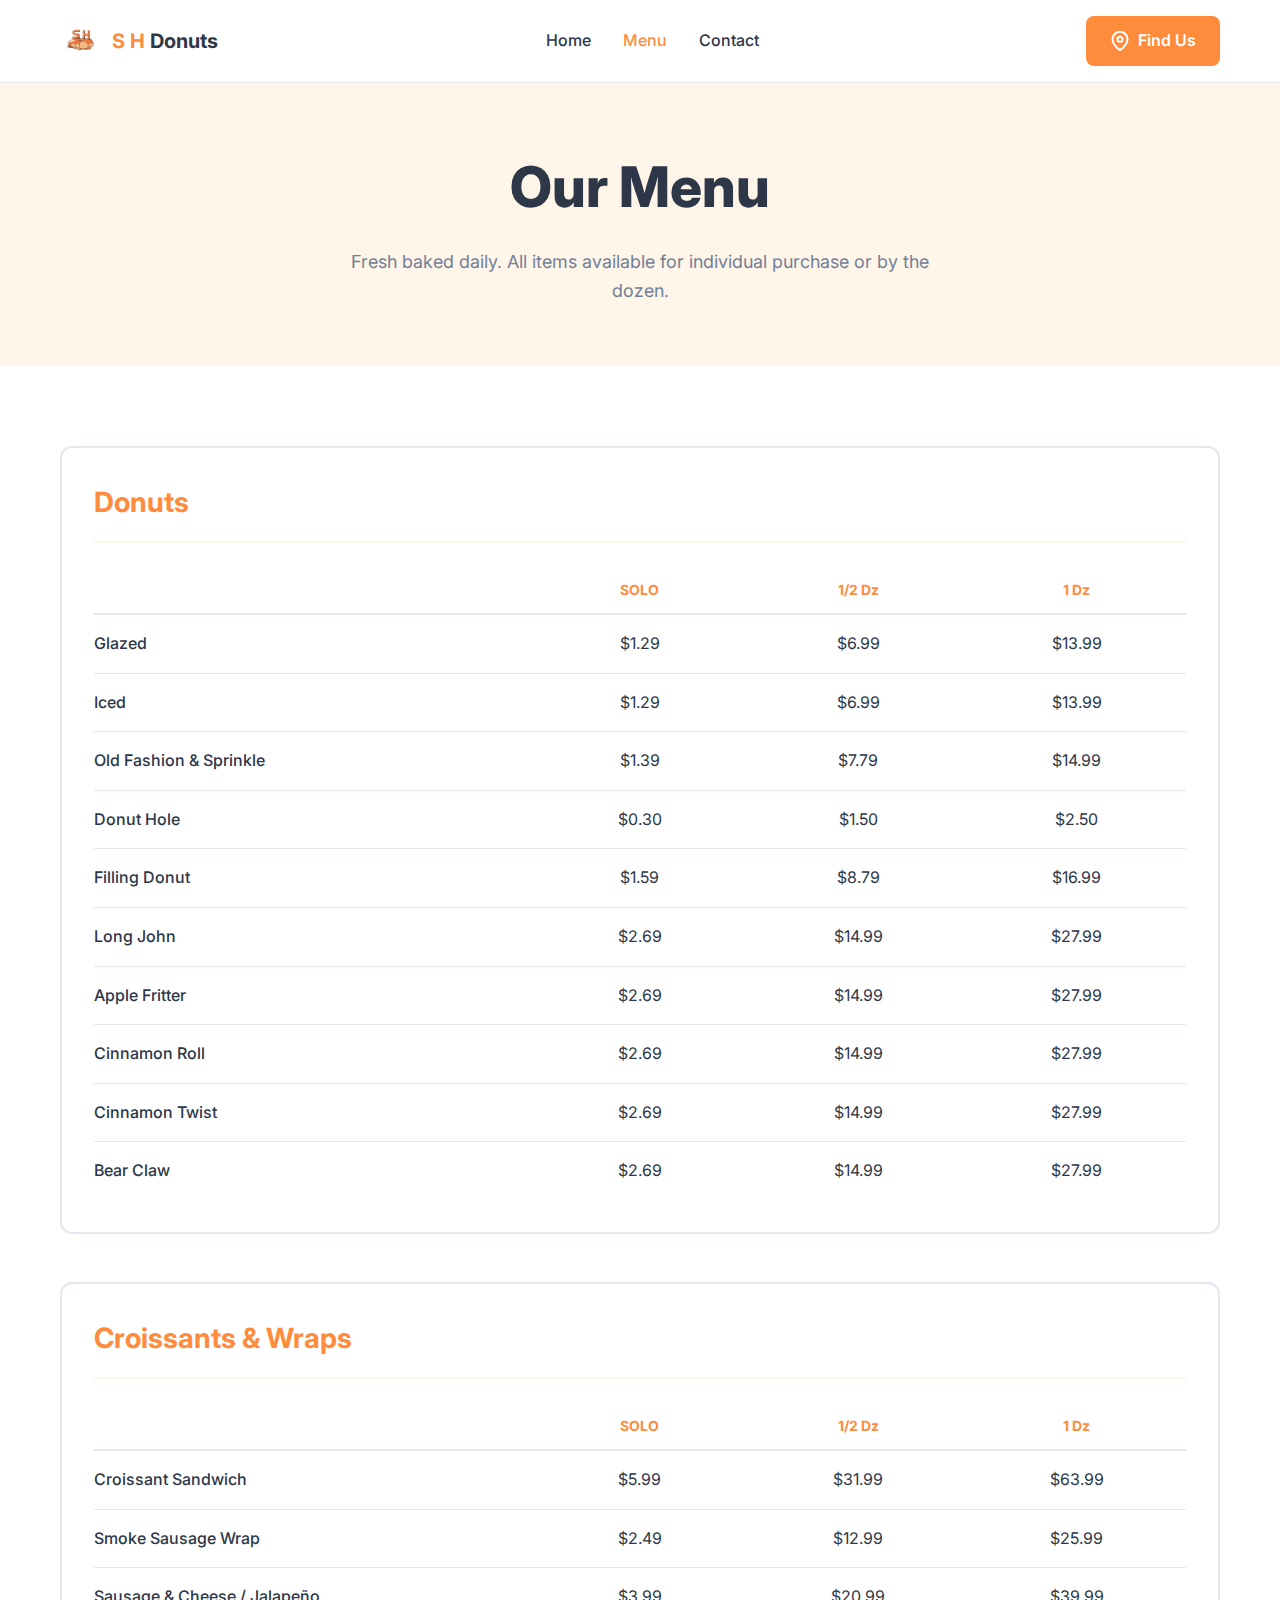
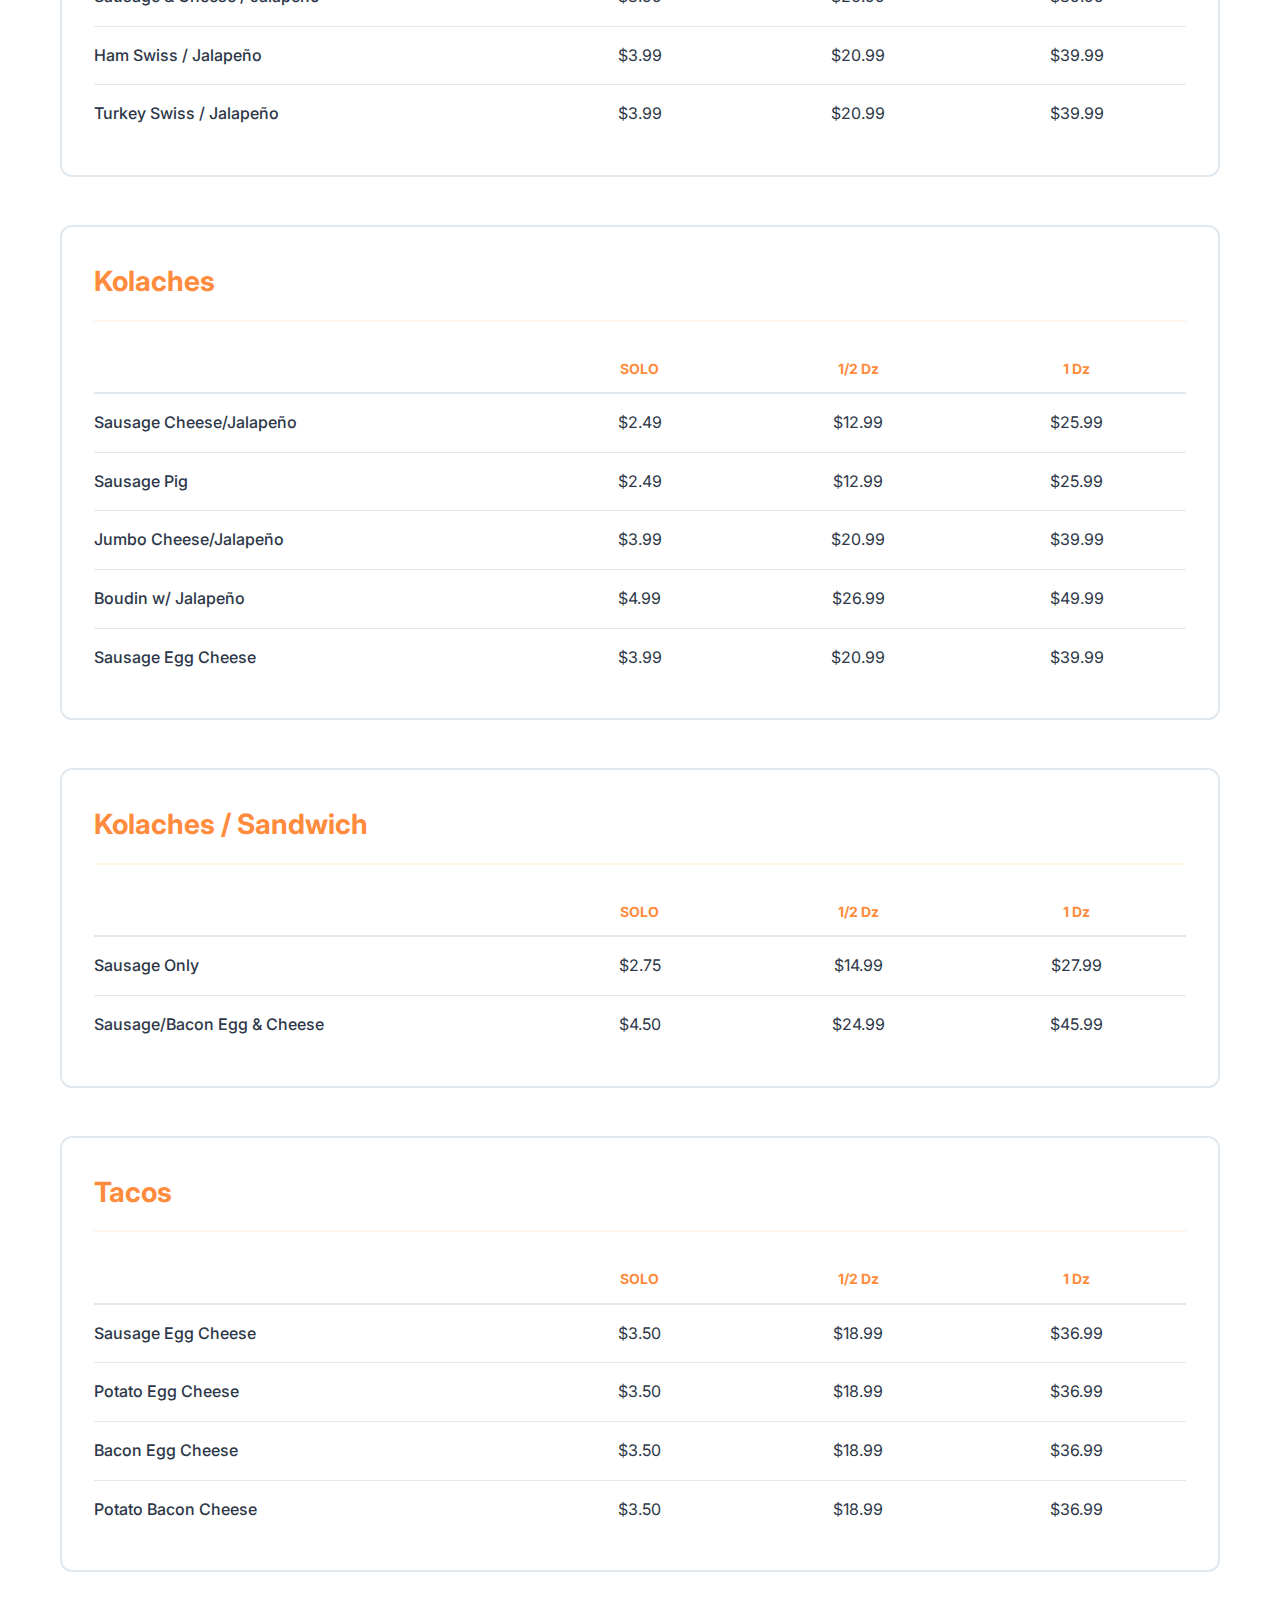
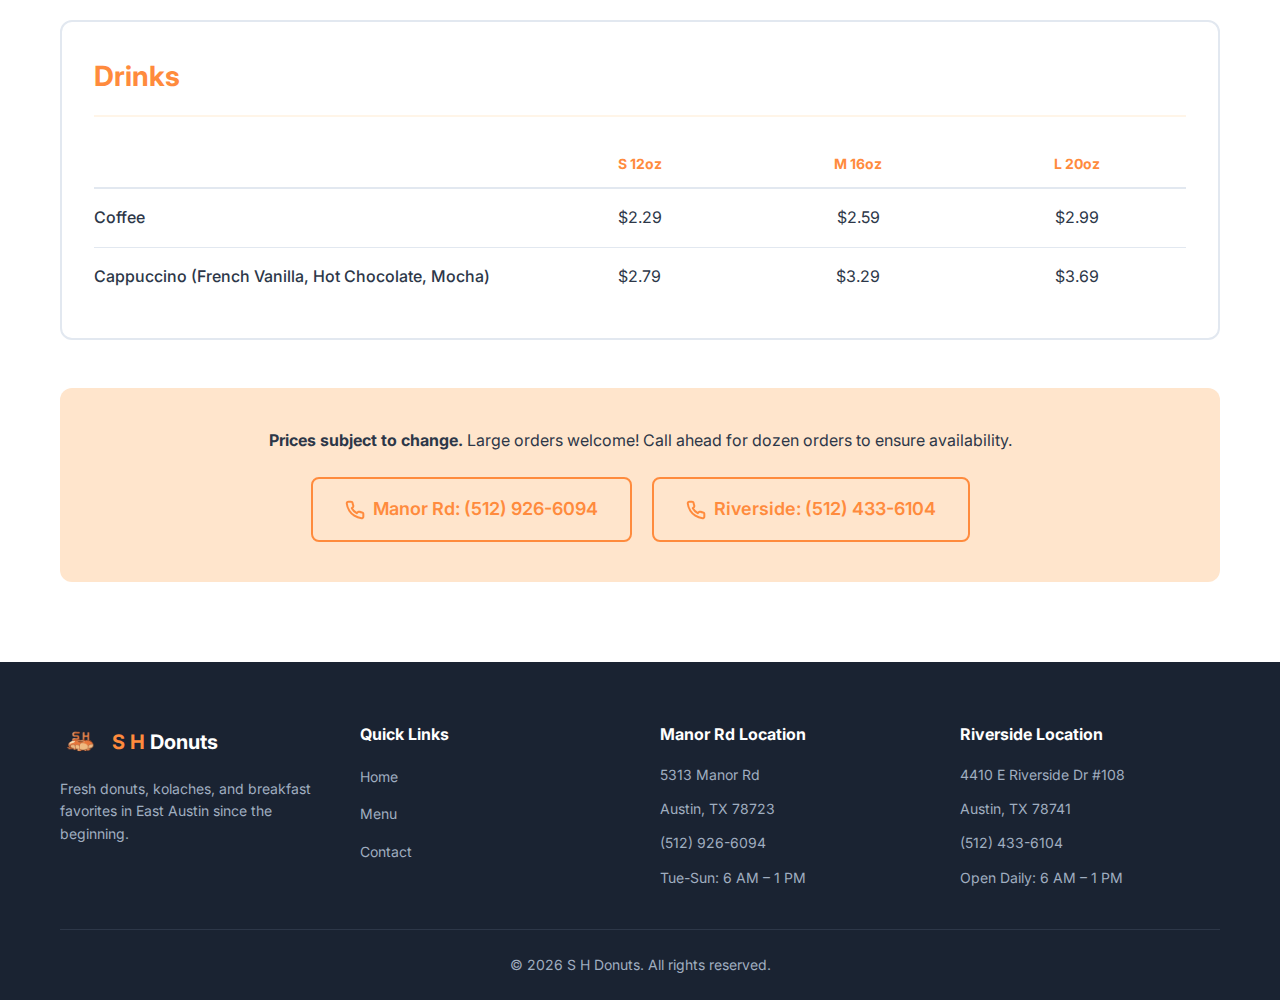
<file: menu.html>
<!DOCTYPE html>
<html lang="en">
<head>
    <meta charset="UTF-8">
    <meta name="viewport" content="width=device-width, initial-scale=1.0">
    <title>Menu | SH Donuts – East Austin</title>
    
    <link rel="icon" type="image/png" sizes="32x32" href="d3eb969c-ef15-476b-801a-bbdd9d64682b.png">
    <link rel="apple-touch-icon" href="d3eb969c-ef15-476b-801a-bbdd9d64682b.png">

    <meta name="description" content="Check out the full menu of SH Donuts in East Austin – donuts, kolaches, breakfast tacos, cinnamon twists, and coffee.">

    <link rel="stylesheet" href="styles.css">

    <link rel="preconnect" href="https://fonts.googleapis.com">
    <link rel="preconnect" href="https://fonts.gstatic.com" crossorigin>
    <link href="https://fonts.googleapis.com/css2?family=Inter:wght@400;500;600;700;800&display=swap" rel="stylesheet">
    
    <style>
        /* General resets *//*
        * { box-sizing: border-box; }
        
        .container {
            max-width: 100%;
            overflow-x: hidden;
        }*/

        /* DEFAULT DESKTOP STYLES (Preserved) */
        /*
        .menu-table {
            width: 100%;
            border-collapse: collapse;
            margin-bottom: 2rem;
        }
        .menu-table th, .menu-table td {
            padding: 1rem;
            text-align: right;
            border-bottom: 1px solid #f0f0f0;
        }
        .menu-table th.item-name, .menu-table td.item-name {
            text-align: left;
            font-weight: 500;
        }*/

        /* Column Width Control */
        /* 1. Item Name: 40% width */
        .menu-table th:nth-child(1), 
        .menu-table td:nth-child(1) {
            width: 40%; 
            text-align: left;
            padding-left: 0; /* maximize space */
        }

        /* 2. Prices: Split remaining 60% */
        .menu-table th:not(:first-child), 
        .menu-table td:not(:first-child) {
            width: 20%;
            text-align: center; /* Center prices for cleaner look */
        }

        /* --- MOBILE FORCE FIT FIX --- */
        @media (max-width: 768px) {
            
            /* Remove side padding on container to maximize screen width */
            .container {
                padding-left: 10px;
                padding-right: 10px;
            }

            /* Force table to be exactly 100% of screen width, NO scrolling */
            .menu-table {
                width: 100%;
                table-layout: fixed; /* This is the key: forces columns to respect width */
                min-width: 0; /* Prevents overflow */
            }

            /* Adjust padding and font size to fit everything */
            .menu-table th, .menu-table td {
                padding: 10px 2px; /* Very tight side padding */
                font-size: 13px;   /* Smaller font to fit prices */
                white-space: normal; /* Allow text to wrap */
                word-wrap: break-word;
            }

            /* Column Width Control */
            /* 1. Item Name: 40% width */
            .menu-table th:nth-child(1), 
            .menu-table td:nth-child(1) {
                width: 40%; 
                text-align: left;
                padding-left: 0; /* maximize space */
            }

            /* 2. Prices: Split remaining 60% */
            .menu-table th:not(:first-child), 
            .menu-table td:not(:first-child) {
                width: 20%;
                text-align: center; /* Center prices for cleaner look */
            }
            
            /* Header adjustments */
            .price-header {
                font-size: 11px; /* Even smaller headers to fit "1/2 Dz" */
                font-weight: 700;
                color: #ff8c42; /* Keep your orange brand color */
            }
        }
    </style>
</head>

<body>
    <!-- Navigation -->
    <nav class="navbar">
        <div class="container">
            <div class="nav-content">
                <a href="index.html" class="logo">
                    <img src="d3eb969c-ef15-476b-801a-bbdd9d64682b.png" alt="SH Donuts Logo" class="logo-img" onerror="this.src='images/logo.png'">
                    <span class="logo-text"><span class="logo-sh">S H</span> Donuts</span>
                </a>
                <ul class="nav-links">
                    <li><a href="index.html">Home</a></li>
                    <li><a href="menu.html" class="active">Menu</a></li>
                    <li><a href="contact.html">Contact</a></li>
                </ul>
                <a href="contact.html" class="btn btn-primary">
                    <svg width="20" height="20" viewBox="0 0 20 20" fill="none">
                        <path d="M17.5 8.33333C17.5 14.1667 10 19.1667 10 19.1667C10 19.1667 2.5 14.1667 2.5 8.33333C2.5 6.34421 3.29018 4.43655 4.6967 3.03004C6.10322 1.62353 8.01088 0.833344 10 0.833344C11.9891 0.833344 13.8968 1.62353 15.3033 3.03004C16.7098 4.43655 17.5 6.34421 17.5 8.33333Z" stroke="currentColor" stroke-width="2"/>
                        <path d="M10 10.8333C11.3807 10.8333 12.5 9.71405 12.5 8.33333C12.5 6.95262 11.3807 5.83333 10 5.83333C8.61929 5.83333 7.5 6.95262 7.5 8.33333C7.5 9.71405 8.61929 10.8333 10 10.8333Z" stroke="currentColor" stroke-width="2"/>
                    </svg>
                    Find Us
                </a>
            </div>
        </div>
    </nav>

    <!-- Menu Hero -->
    <section class="page-hero">
        <div class="container">
            <h1 class="page-title">Our Menu</h1>
            <p class="page-description">Fresh baked daily. All items available for individual purchase or by the dozen.</p>
        </div>
    </section>

    <section class="menu-section">
        <div class="container">
            <div class="menu-grid">
                
                <div class="menu-category">
                    <h2 class="category-title">Donuts</h2>
                    <table class="menu-table">
                        <thead>
                            <tr>
                                <th class="item-name"></th>
                                <th class="price-header">SOLO</th>
                                <th class="price-header">1/2 Dz</th>
                                <th class="price-header">1 Dz</th>
                            </tr>
                        </thead>
                        <tbody>
                            <tr><td class="item-name">Glazed</td><td>$1.29</td><td>$6.99</td><td>$13.99</td></tr>
                            <tr><td class="item-name">Iced</td><td>$1.29</td><td>$6.99</td><td>$13.99</td></tr>
                            <tr><td class="item-name">Old Fashion & Sprinkle</td><td>$1.39</td><td>$7.79</td><td>$14.99</td></tr>
                            <tr><td class="item-name">Donut Hole</td><td>$0.30</td><td>$1.50</td><td>$2.50</td></tr>
                            <tr><td class="item-name">Filling Donut</td><td>$1.59</td><td>$8.79</td><td>$16.99</td></tr>
                            <tr><td class="item-name">Long John</td><td>$2.69</td><td>$14.99</td><td>$27.99</td></tr>
                            <tr><td class="item-name">Apple Fritter</td><td>$2.69</td><td>$14.99</td><td>$27.99</td></tr>
                            <tr><td class="item-name">Cinnamon Roll</td><td>$2.69</td><td>$14.99</td><td>$27.99</td></tr>
                            <tr><td class="item-name">Cinnamon Twist</td><td>$2.69</td><td>$14.99</td><td>$27.99</td></tr>
                            <tr><td class="item-name">Bear Claw</td><td>$2.69</td><td>$14.99</td><td>$27.99</td></tr>
                        </tbody>
                    </table>
                </div>

                <div class="menu-category">
                    <h2 class="category-title">Croissants & Wraps</h2>
                    <table class="menu-table">
                        <thead>
                            <tr>
                                <th class="item-name"></th>
                                <th class="price-header">SOLO</th>
                                <th class="price-header">1/2 Dz</th>
                                <th class="price-header">1 Dz</th>
                            </tr>
                        </thead>
                        <tbody>
                            <tr><td class="item-name">Croissant Sandwich</td><td>$5.99</td><td>$31.99</td><td>$63.99</td></tr>
                            <tr><td class="item-name">Smoke Sausage Wrap</td><td>$2.49</td><td>$12.99</td><td>$25.99</td></tr>
                            <tr><td class="item-name">Sausage & Cheese / Jalapeño</td><td>$3.99</td><td>$20.99</td><td>$39.99</td></tr>
                            <tr><td class="item-name">Ham Swiss / Jalapeño</td><td>$3.99</td><td>$20.99</td><td>$39.99</td></tr>
                            <tr><td class="item-name">Turkey Swiss / Jalapeño</td><td>$3.99</td><td>$20.99</td><td>$39.99</td></tr>
                        </tbody>
                    </table>
                </div>

                <div class="menu-category">
                    <h2 class="category-title">Kolaches</h2>
                    <table class="menu-table">
                        <thead>
                            <tr>
                                <th class="item-name"></th>
                                <th class="price-header">SOLO</th>
                                <th class="price-header">1/2 Dz</th>
                                <th class="price-header">1 Dz</th>
                            </tr>
                        </thead>
                        <tbody>
                            <tr><td class="item-name">Sausage Cheese/Jalapeño</td><td>$2.49</td><td>$12.99</td><td>$25.99</td></tr>
                            <tr><td class="item-name">Sausage Pig</td><td>$2.49</td><td>$12.99</td><td>$25.99</td></tr>
                            <tr><td class="item-name">Jumbo Cheese/Jalapeño</td><td>$3.99</td><td>$20.99</td><td>$39.99</td></tr>
                            <tr><td class="item-name">Boudin w/ Jalapeño</td><td>$4.99</td><td>$26.99</td><td>$49.99</td></tr>
                            <tr><td class="item-name">Sausage Egg Cheese</td><td>$3.99</td><td>$20.99</td><td>$39.99</td></tr>
                        </tbody>
                    </table>
                </div>

                 <div class="menu-category">
                    <h2 class="category-title">Kolaches / Sandwich</h2>
                    <table class="menu-table">
                        <thead>
                            <tr>
                                <th class="item-name"></th>
                                <th class="price-header">SOLO</th>
                                <th class="price-header">1/2 Dz</th>
                                <th class="price-header">1 Dz</th>
                            </tr>
                        </thead>
                        <tbody>
                            <tr><td class="item-name">Sausage Only</td><td>$2.75</td><td>$14.99</td><td>$27.99</td></tr>
                            <tr><td class="item-name">Sausage/Bacon Egg & Cheese</td><td>$4.50</td><td>$24.99</td><td>$45.99</td></tr>
                        </tbody>
                    </table>
                </div>

                <div class="menu-category">
                    <h2 class="category-title">Tacos</h2>
                    <table class="menu-table">
                        <thead>
                            <tr>
                                <th class="item-name"></th>
                                <th class="price-header">SOLO</th>
                                <th class="price-header">1/2 Dz</th>
                                <th class="price-header">1 Dz</th>
                            </tr>
                        </thead>
                        <tbody>
                            <tr><td class="item-name">Sausage Egg Cheese</td><td>$3.50</td><td>$18.99</td><td>$36.99</td></tr>
                            <tr><td class="item-name">Potato Egg Cheese</td><td>$3.50</td><td>$18.99</td><td>$36.99</td></tr>
                            <tr><td class="item-name">Bacon Egg Cheese</td><td>$3.50</td><td>$18.99</td><td>$36.99</td></tr>
                            <tr><td class="item-name">Potato Bacon Cheese</td><td>$3.50</td><td>$18.99</td><td>$36.99</td></tr>
                        </tbody>
                    </table>
                </div>

                <div class="menu-category">
                    <h2 class="category-title">Drinks</h2>
                    <table class="menu-table">
                        <thead>
                            <tr>
                                <th class="item-name"></th>
                                <th class="price-header">S 12oz</th>
                                <th class="price-header">M 16oz</th>
                                <th class="price-header">L 20oz</th>
                            </tr>
                        </thead>
                        <tbody>
                            <tr><td class="item-name">Coffee</td><td>$2.29</td><td>$2.59</td><td>$2.99</td></tr>
                            <tr><td class="item-name">Cappuccino (French Vanilla, Hot Chocolate, Mocha)</td><td>$2.79</td><td>$3.29</td><td>$3.69</td></tr>
                        </tbody>
                    </table>
                </div>
            </div>

            <!-- CTA -->
            <div class="menu-cta">
                <div class="menu-cta-card">
                    <p class="menu-cta-text"><strong>Prices subject to change.</strong> Large orders welcome! Call ahead for dozen orders to ensure availability.</p>
                    <div style="display: flex; gap: 20px; justify-content: center; flex-wrap: wrap;">
                        <a href="tel:5129266094" class="btn btn-secondary btn-lg">
                            <svg width="20" height="20" viewBox="0 0 20 20" fill="none">
                                <path d="M18.3334 14.1V16.6C18.3343 16.8321 18.2867 17.0618 18.1937 17.2745C18.1008 17.4871 17.9644 17.678 17.7934 17.8349C17.6224 17.9918 17.4205 18.1113 17.2006 18.1856C16.9808 18.26 16.7478 18.2876 16.5167 18.2667C13.9523 17.988 11.489 17.1118 9.32508 15.7084C7.31149 14.4289 5.60445 12.7218 4.32508 10.7084C2.91673 8.53438 2.04033 6.05916 1.76675 3.48337C1.74591 3.25293 1.77336 3.02069 1.84718 2.80139C1.921 2.58209 2.03963 2.38062 2.19562 2.2098C2.35162 2.03898 2.54149 1.90261 2.75314 1.80968C2.9648 1.71674 3.1936 1.66919 3.42508 1.67004H5.92508C6.32954 1.66598 6.72123 1.8081 7.02969 2.06972C7.33815 2.33135 7.54154 2.69297 7.60008 3.09171C7.70883 3.89001 7.91275 4.67365 8.20841 5.42504C8.32259 5.72964 8.34871 6.0601 8.28383 6.37792C8.21896 6.69574 8.06587 6.98871 7.84175 7.22504L6.79175 8.27504C7.97867 10.3682 9.6319 12.0215 11.7251 13.2084L12.7751 12.1584C13.0114 11.9343 13.3044 11.7812 13.6222 11.7163C13.94 11.6514 14.2705 11.6775 14.5751 11.7917C15.3264 12.0874 16.1101 12.2913 16.9084 12.4C17.3117 12.4591 17.6768 12.6656 17.9388 12.9794C18.2008 13.2932 18.3394 13.6913 18.3334 14.1Z" stroke="currentColor" stroke-width="2" stroke-linecap="round" stroke-linejoin="round"/>
                            </svg>
                            Manor Rd: (512) 926-6094
                        </a>
                        <a href="tel:5124336104" class="btn btn-secondary btn-lg">
                            <svg width="20" height="20" viewBox="0 0 20 20" fill="none">
                                <path d="M18.3334 14.1V16.6C18.3343 16.8321 18.2867 17.0618 18.1937 17.2745C18.1008 17.4871 17.9644 17.678 17.7934 17.8349C17.6224 17.9918 17.4205 18.1113 17.2006 18.1856C16.9808 18.26 16.7478 18.2876 16.5167 18.2667C13.9523 17.988 11.489 17.1118 9.32508 15.7084C7.31149 14.4289 5.60445 12.7218 4.32508 10.7084C2.91673 8.53438 2.04033 6.05916 1.76675 3.48337C1.74591 3.25293 1.77336 3.02069 1.84718 2.80139C1.921 2.58209 2.03963 2.38062 2.19562 2.2098C2.35162 2.03898 2.54149 1.90261 2.75314 1.80968C2.9648 1.71674 3.1936 1.66919 3.42508 1.67004H5.92508C6.32954 1.66598 6.72123 1.8081 7.02969 2.06972C7.33815 2.33135 7.54154 2.69297 7.60008 3.09171C7.70883 3.89001 7.91275 4.67365 8.20841 5.42504C8.32259 5.72964 8.34871 6.0601 8.28383 6.37792C8.21896 6.69574 8.06587 6.98871 7.84175 7.22504L6.79175 8.27504C7.97867 10.3682 9.6319 12.0215 11.7251 13.2084L12.7751 12.1584C13.0114 11.9343 13.3044 11.7812 13.6222 11.7163C13.94 11.6514 14.2705 11.6775 14.5751 11.7917C15.3264 12.0874 16.1101 12.2913 16.9084 12.4C17.3117 12.4591 17.6768 12.6656 17.9388 12.9794C18.2008 13.2932 18.3394 13.6913 18.3334 14.1Z" stroke="currentColor" stroke-width="2" stroke-linecap="round" stroke-linejoin="round"/>
                            </svg>
                            Riverside: (512) 433-6104
                        </a>
                    </div>
                </div>
            </div>
        </div>
    </section>

    <!-- Footer -->
    <footer class="footer">
        <div class="container">
            <div class="footer-content">
                <div class="footer-col">
                    <div class="footer-logo">
                        <img src="d3eb969c-ef15-476b-801a-bbdd9d64682b.png" alt="SH Donuts Logo" class="footer-logo-img" onerror="this.src='images/logo.png'">
                        <span class="footer-logo-text"><span class="logo-sh">S H</span> Donuts</span>
                    </div>
                    <p class="footer-tagline">Fresh donuts, kolaches, and breakfast favorites in East Austin since the beginning.</p>
                </div>
                <div class="footer-col">
                    <h4 class="footer-title">Quick Links</h4>
                    <ul class="footer-links">
                        <li><a href="index.html">Home</a></li>
                        <li><a href="menu.html">Menu</a></li>
                        <li><a href="contact.html">Contact</a></li>
                    </ul>
                </div>
                <div class="footer-col">
                    <h4 class="footer-title">Manor Rd Location</h4>
                    <ul class="footer-contact">
                        <li>5313 Manor Rd</li>
                        <li>Austin, TX 78723</li>
                        <li><a href="tel:5129266094">(512) 926-6094</a></li>
                        <li>Tue-Sun: 6 AM – 1 PM</li>
                    </ul>
                </div>
                <div class="footer-col">
                    <h4 class="footer-title">Riverside Location</h4>
                    <ul class="footer-contact">
                        <li>4410 E Riverside Dr #108</li>
                        <li>Austin, TX 78741</li>
                        <li><a href="tel:5124336104">(512) 433-6104</a></li>
                        <li>Open Daily: 6 AM – 1 PM</li>
                    </ul>
                </div>
            </div>
            <div class="footer-bottom">
                <p>&copy; 2026 S H Donuts. All rights reserved.</p>
            </div>
        </div>
    </footer>
</body>
</html>
</file>
<file: styles.css>
/* ================================
   CSS Reset & Base Styles
   ================================ */
* {
    margin: 0;
    padding: 0;
    box-sizing: border-box;
}

:root {
    --primary-orange: #FF8B3D;
    --dark-navy: #1A2332;
    --cream: #FFF5E8;
    --cream-darker: #FFE5CC;
    --text-dark: #2D3748;
    --text-light: #718096;
    --white: #FFFFFF;
    --border-light: #E2E8F0;
    --red-accent: #E53E3E;
}

body {
    font-family: 'Inter', -apple-system, BlinkMacSystemFont, 'Segoe UI', Roboto, Oxygen, Ubuntu, Cantarell, sans-serif;
    color: var(--text-dark);
    line-height: 1.6;
    background-color: var(--white);
}

.container {
    max-width: 1200px;
    margin: 0 auto;
    padding: 0 20px;
}

/* ================================
   Navigation
   ================================ */
.navbar {
    background-color: var(--white);
    border-bottom: 1px solid var(--border-light);
    padding: 16px 0;
    position: sticky;
    top: 0;
    z-index: 1000;
}

.nav-content {
    display: flex;
    justify-content: space-between;
    align-items: center;
}

.logo {
    display: flex;
    align-items: center;
    gap: 12px;
    text-decoration: none;
    color: var(--text-dark);
}

.logo-img {
    width: 40px;
    height: 40px;
    object-fit: contain;
}

.logo-text {
    font-size: 20px;
    font-weight: 700;
    color: var(--text-dark);
}

.logo-sh {
    color: var(--primary-orange);
}

.nav-links {
    display: flex;
    list-style: none;
    gap: 32px;
}

.nav-links a {
    text-decoration: none;
    color: var(--text-dark);
    font-weight: 500;
    font-size: 16px;
    transition: color 0.3s ease;
}

.nav-links a:hover,
.nav-links a.active {
    color: var(--primary-orange);
}

/* ================================
   Buttons
   ================================ */
.btn {
    display: inline-flex;
    align-items: center;
    gap: 8px;
    padding: 12px 24px;
    border-radius: 8px;
    font-weight: 600;
    font-size: 16px;
    text-decoration: none;
    transition: all 0.3s ease;
    cursor: pointer;
    border: none;
}

.btn-primary {
    background-color: var(--primary-orange);
    color: var(--white);
}

.btn-primary:hover {
    background-color: #E67A2D;
    transform: translateY(-1px);
    box-shadow: 0 4px 12px rgba(255, 139, 61, 0.3);
}

.btn-secondary {
    background-color: transparent;
    color: var(--primary-orange);
    border: 2px solid var(--primary-orange);
}

.btn-secondary:hover {
    background-color: var(--primary-orange);
    color: var(--white);
}

.btn-lg {
    padding: 16px 32px;
    font-size: 18px;
}

.btn-link {
    color: var(--primary-orange);
    padding: 0;
    font-weight: 600;
    text-decoration: none;
    display: inline-flex;
    align-items: center;
    gap: 4px;
}

.btn-link:hover {
    color: #E67A2D;
}

/* ================================
   Hero Section
   ================================ */
.hero {
    background-color: var(--cream);
    padding: 80px 0 40px;
}

.hero-content {
    text-align: center;
    max-width: 800px;
    margin: 0 auto;
}

.badge {
    display: inline-flex;
    align-items: center;
    gap: 8px;
    background-color: var(--white);
    padding: 8px 16px;
    border-radius: 50px;
    font-size: 14px;
    font-weight: 500;
    color: var(--text-dark);
    margin-bottom: 24px;
}

.badge svg {
    color: var(--primary-orange);
}

.highlight {
    color: var(--primary-orange);
    text-decoration: underline;
    text-decoration-color: var(--primary-orange);
    text-decoration-thickness: 2px;
    text-underline-offset: 3px;
}

.hero-title {
    font-size: 72px;
    font-weight: 800;
    line-height: 1.1;
    margin-bottom: 24px;
    color: var(--text-dark);
}

.sh-text {
    color: var(--primary-orange);
}

.hero-description {
    font-size: 20px;
    color: var(--text-light);
    margin-bottom: 32px;
    max-width: 700px;
    margin-left: auto;
    margin-right: auto;
}

.hero-buttons {
    display: flex;
    gap: 16px;
    justify-content: center;
    flex-wrap: wrap;
}

.hero-info {
    background-color: var(--white);
    border-radius: 12px;
    margin-top: 40px;
    box-shadow: 0 4px 20px rgba(0, 0, 0, 0.08);
}

.info-grid {
    display: grid;
    grid-template-columns: repeat(auto-fit, minmax(250px, 1fr));
    gap: 24px;
    padding: 32px;
}

.info-item {
    display: flex;
    align-items: center;
    gap: 16px;
}

.info-icon {
    background-color: var(--cream);
    width: 56px;
    height: 56px;
    border-radius: 50%;
    display: flex;
    align-items: center;
    justify-content: center;
    flex-shrink: 0;
}

.info-icon svg {
    color: var(--primary-orange);
}

.info-text {
    font-size: 16px;
    font-weight: 500;
    color: var(--text-dark);
}

/* ================================
   Featured Items Section
   ================================ */
.featured {
    padding: 80px 0;
}

.section-header {
    text-align: center;
    margin-bottom: 48px;
}

.section-title {
    font-size: 48px;
    font-weight: 800;
    color: var(--text-dark);
    margin-bottom: 16px;
}

.section-description {
    font-size: 18px;
    color: var(--text-light);
    max-width: 600px;
    margin: 0 auto;
}

.featured-grid {
    display: grid;
    grid-template-columns: repeat(auto-fit, minmax(250px, 1fr));
    gap: 24px;
    margin-bottom: 48px;
}

.featured-card {
    background-color: var(--white);
    border: 2px solid var(--border-light);
    border-radius: 12px;
    padding: 32px;
    text-align: center;
    transition: all 0.3s ease;
}

.featured-card:hover {
    border-color: var(--primary-orange);
    transform: translateY(-4px);
    box-shadow: 0 8px 24px rgba(255, 139, 61, 0.15);
}

.featured-icon {
    font-size: 48px;
    margin-bottom: 16px;
    background-color: var(--cream);
    width: 80px;
    height: 80px;
    border-radius: 50%;
    display: flex;
    align-items: center;
    justify-content: center;
    margin-left: auto;
    margin-right: auto;
}

.featured-title {
    font-size: 20px;
    font-weight: 700;
    color: var(--text-dark);
    margin-bottom: 8px;
}

.featured-desc {
    font-size: 14px;
    color: var(--text-light);
    margin-bottom: 12px;
}

.featured-price {
    font-size: 24px;
    font-weight: 800;
    color: var(--primary-orange);
}

.featured-cta {
    text-align: center;
}

/* ================================
   Hours & Location Section
   ================================ */
.hours-location {
    background-color: var(--cream);
    padding: 80px 0;
}

.hours-location-grid {
    display: grid;
    grid-template-columns: repeat(auto-fit, minmax(400px, 1fr));
    gap: 32px;
}

.hours-card,
.location-card {
    background-color: var(--white);
    border-radius: 12px;
    padding: 32px;
    box-shadow: 0 4px 20px rgba(0, 0, 0, 0.08);
}

.card-header {
    display: flex;
    align-items: center;
    gap: 16px;
    margin-bottom: 24px;
}

.card-icon {
    background-color: var(--cream);
    width: 48px;
    height: 48px;
    border-radius: 8px;
    display: flex;
    align-items: center;
    justify-content: center;
}

.card-icon svg {
    color: var(--primary-orange);
}

.card-title {
    font-size: 24px;
    font-weight: 700;
    color: var(--text-dark);
}

.hours-list {
    display: flex;
    flex-direction: column;
    gap: 12px;
}

.hours-row {
    display: flex;
    justify-content: space-between;
    align-items: center;
    padding: 12px 16px;
    border-radius: 8px;
    transition: background-color 0.2s ease;
}

.hours-row:hover {
    background-color: var(--cream);
}

.hours-row.today {
    background-color: var(--cream-darker);
    font-weight: 600;
}

.day {
    font-size: 16px;
    color: var(--text-dark);
}

.time {
    font-size: 16px;
    font-weight: 600;
    color: var(--text-dark);
}

.time.closed {
    color: var(--red-accent);
}

.map-container {
    margin-bottom: 24px;
    border-radius: 8px;
    overflow: hidden;
}

.location-info {
    text-align: center;
}

.location-address {
    font-size: 16px;
    color: var(--text-dark);
    margin-bottom: 16px;
    line-height: 1.8;
}

/* ================================
   CTA Section
   ================================ */
.cta {
    padding: 80px 0;
    text-align: center;
}

.cta-title {
    font-size: 48px;
    font-weight: 800;
    color: var(--text-dark);
    margin-bottom: 16px;
}

.cta-description {
    font-size: 18px;
    color: var(--text-light);
    margin-bottom: 32px;
}

/* ================================
   Footer
   ================================ */
.footer {
    background-color: var(--dark-navy);
    color: var(--white);
    padding: 60px 0 24px;
}

.footer-content {
    display: grid;
    grid-template-columns: repeat(auto-fit, minmax(250px, 1fr));
    gap: 40px;
    margin-bottom: 40px;
}

.footer-logo {
    display: flex;
    align-items: center;
    gap: 12px;
    margin-bottom: 16px;
}

.footer-logo-img {
    width: 40px;
    height: 40px;
    object-fit: contain;
}

.footer-logo-text {
    font-size: 20px;
    font-weight: 700;
    color: var(--white);
}

.footer-tagline {
    font-size: 14px;
    color: #A0AEC0;
    line-height: 1.6;
}

.footer-title {
    font-size: 16px;
    font-weight: 700;
    color: var(--white);
    margin-bottom: 16px;
}

.footer-links,
.footer-contact {
    list-style: none;
    display: flex;
    flex-direction: column;
    gap: 12px;
}

.footer-links a,
.footer-contact a {
    color: #A0AEC0;
    text-decoration: none;
    font-size: 14px;
    transition: color 0.3s ease;
}

.footer-links a:hover,
.footer-contact a:hover {
    color: var(--primary-orange);
}

.footer-contact li {
    color: #A0AEC0;
    font-size: 14px;
}

.footer-bottom {
    border-top: 1px solid #2D3748;
    padding-top: 24px;
    text-align: center;
}

.footer-bottom p {
    color: #A0AEC0;
    font-size: 14px;
}

/* ================================
   Menu Page
   ================================ */
.page-hero {
    background-color: var(--cream);
    padding: 60px 0;
    text-align: center;
}

.page-title {
    font-size: 56px;
    font-weight: 800;
    color: var(--text-dark);
    margin-bottom: 16px;
}

.page-description {
    font-size: 18px;
    color: var(--text-light);
    max-width: 600px;
    margin: 0 auto;
}

.menu-section {
    padding: 80px 0;
}

.menu-grid {
    display: grid;
    gap: 48px;
}

.menu-category {
    background-color: var(--white);
    border: 2px solid var(--border-light);
    border-radius: 12px;
    padding: 32px;
}

.category-title {
    font-size: 28px;
    font-weight: 700;
    color: var(--primary-orange);
    margin-bottom: 24px;
    padding-bottom: 16px;
    border-bottom: 2px solid var(--cream);
}

.menu-table {
    width: 100%;
    border-collapse: collapse;
}

.menu-table thead tr {
    border-bottom: 2px solid var(--border-light);
}

.menu-table th {
    padding: 12px;
    text-align: left;
    font-size: 14px;
    font-weight: 700;
    color: var(--primary-orange);
}

.menu-table th.price-header {
    text-align: right;
}

.menu-table tbody tr {
    border-bottom: 1px solid var(--border-light);
}

.menu-table tbody tr:last-child {
    border-bottom: none;
}

.menu-table td {
    padding: 16px 12px;
    font-size: 16px;
}

.menu-table td.item-name {
    font-weight: 500;
    color: var(--text-dark);
}

.menu-table td.price {
    text-align: right;
    font-weight: 600;
    color: var(--text-dark);
}

.menu-cta {
    margin-top: 48px;
}

.menu-cta-card {
    background-color: var(--cream-darker);
    border-radius: 12px;
    padding: 40px;
    text-align: center;
}

.menu-cta-text {
    font-size: 16px;
    color: var(--text-dark);
    margin-bottom: 24px;
}

/* ================================
   Contact Page
   ================================ */
.contact-section {
    padding: 80px 0;
}

.contact-grid {
    display: grid;
    grid-template-columns: repeat(auto-fit, minmax(400px, 1fr));
    gap: 32px;
    margin-bottom: 48px;
}

.contact-card {
    background-color: var(--white);
    border: 2px solid var(--border-light);
    border-radius: 12px;
    padding: 32px;
}

.contact-card-title {
    font-size: 24px;
    font-weight: 700;
    color: var(--text-dark);
}

.contact-info-group {
    display: flex;
    flex-direction: column;
    gap: 32px;
}

.contact-info-item {
    display: flex;
    gap: 20px;
}

.contact-icon {
    background-color: var(--cream);
    width: 56px;
    height: 56px;
    border-radius: 8px;
    display: flex;
    align-items: center;
    justify-content: center;
    flex-shrink: 0;
}

.contact-icon svg {
    color: var(--primary-orange);
}

.contact-info-text {
    flex: 1;
}

.contact-info-label {
    font-size: 14px;
    font-weight: 600;
    color: var(--text-light);
    margin-bottom: 8px;
}

.contact-info-value {
    font-size: 18px;
    color: var(--text-dark);
    margin-bottom: 12px;
    line-height: 1.6;
}

.contact-info-value.phone a {
    color: var(--primary-orange);
    text-decoration: none;
    font-weight: 700;
    font-size: 24px;
}

.contact-info-value.phone a:hover {
    text-decoration: underline;
}

.contact-info-note {
    font-size: 14px;
    color: var(--text-light);
}

.map-section {
    border-radius: 12px;
    overflow: hidden;
    box-shadow: 0 4px 20px rgba(0, 0, 0, 0.08);
}

/* ================================
   Responsive Design
   ================================ */
@media (max-width: 768px) {
    .nav-links {
        display: none;
    }
    
    .hero-title {
        font-size: 48px;
    }
    
    .hero-description {
        font-size: 18px;
    }
    
    .section-title {
        font-size: 36px;
    }
    
    .page-title {
        font-size: 40px;
    }
    
    .cta-title {
        font-size: 36px;
    }
    
    .info-grid {
        grid-template-columns: 1fr;
    }
    
    .hours-location-grid,
    .contact-grid {
        grid-template-columns: 1fr;
    }
    
    .menu-table {
        font-size: 14px;
    }
    
    .menu-table th,
    .menu-table td {
        padding: 10px 8px;
    }
}

@media (max-width: 480px) {
    .hero-title {
        font-size: 36px;
    }
    
    .btn-lg {
        padding: 14px 24px;
        font-size: 16px;
    }
    
    .featured-grid {
        grid-template-columns: 1fr;
    }
}
</file>
